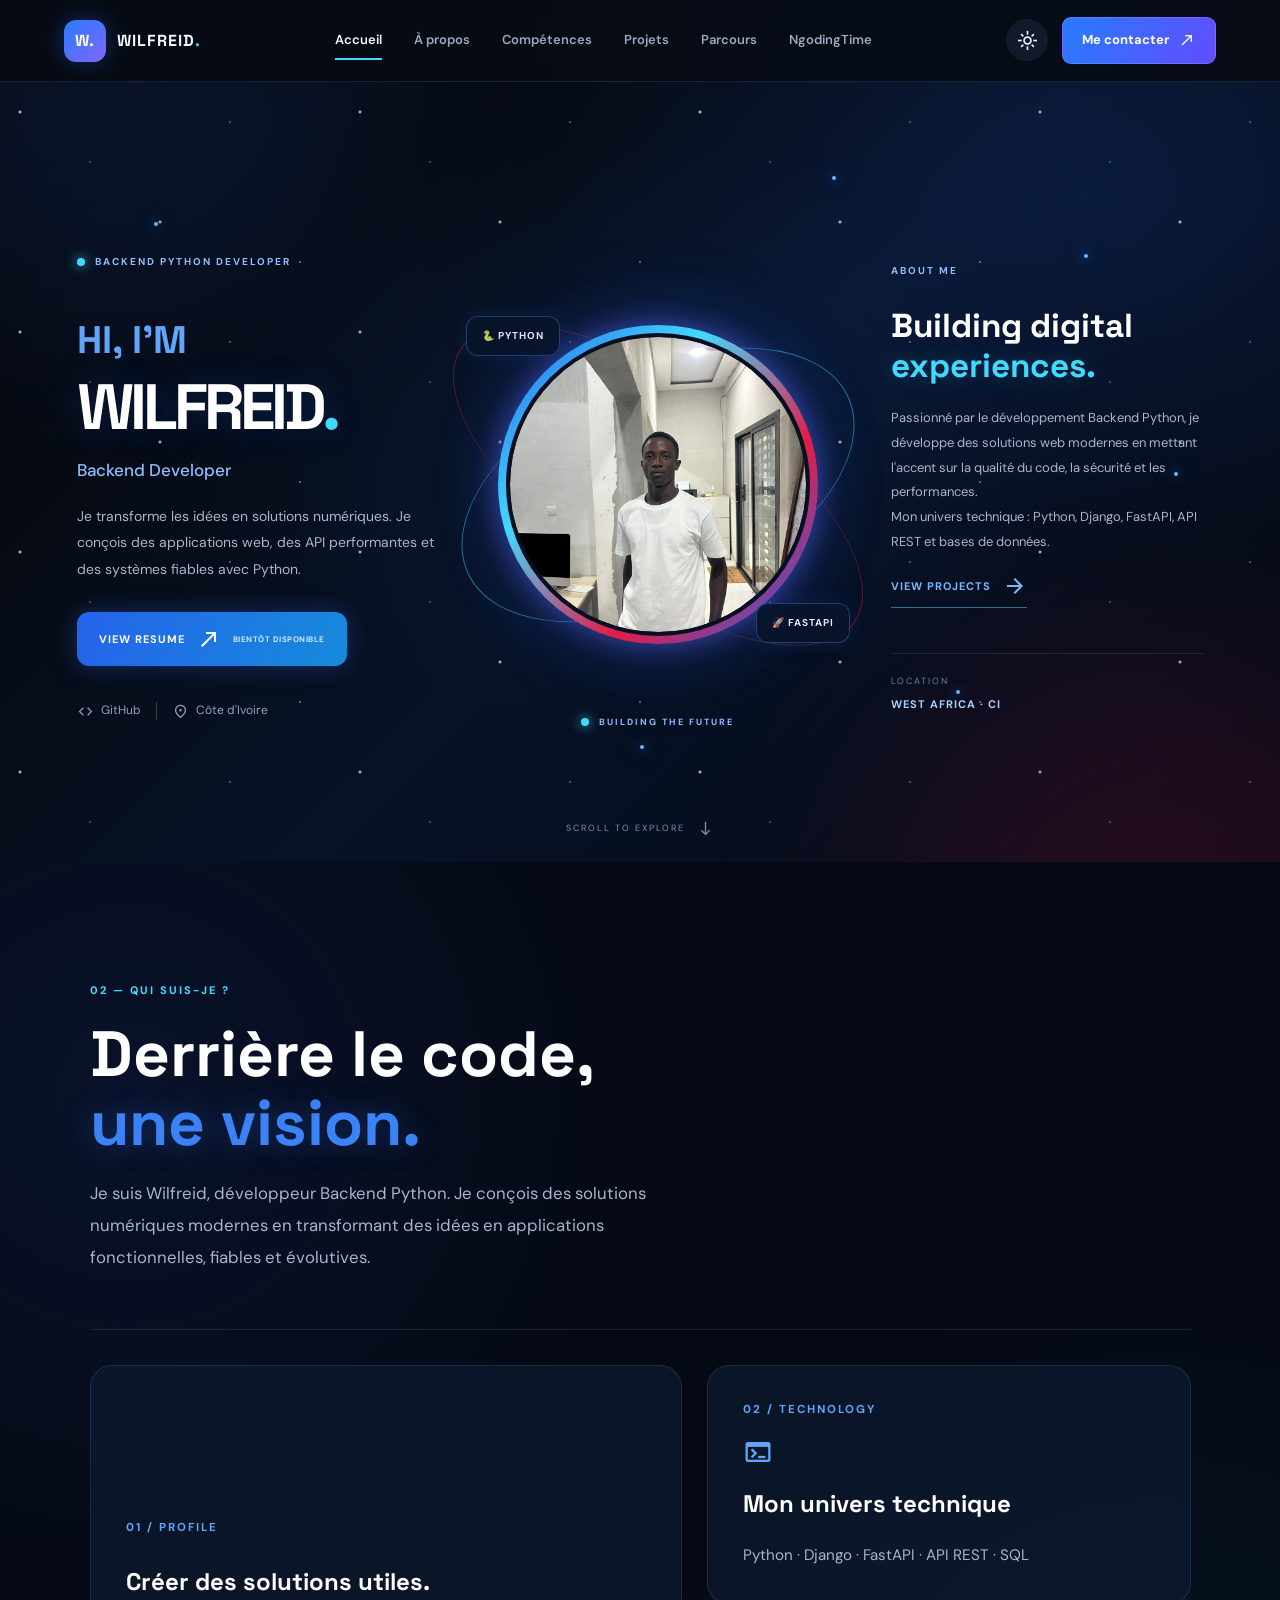
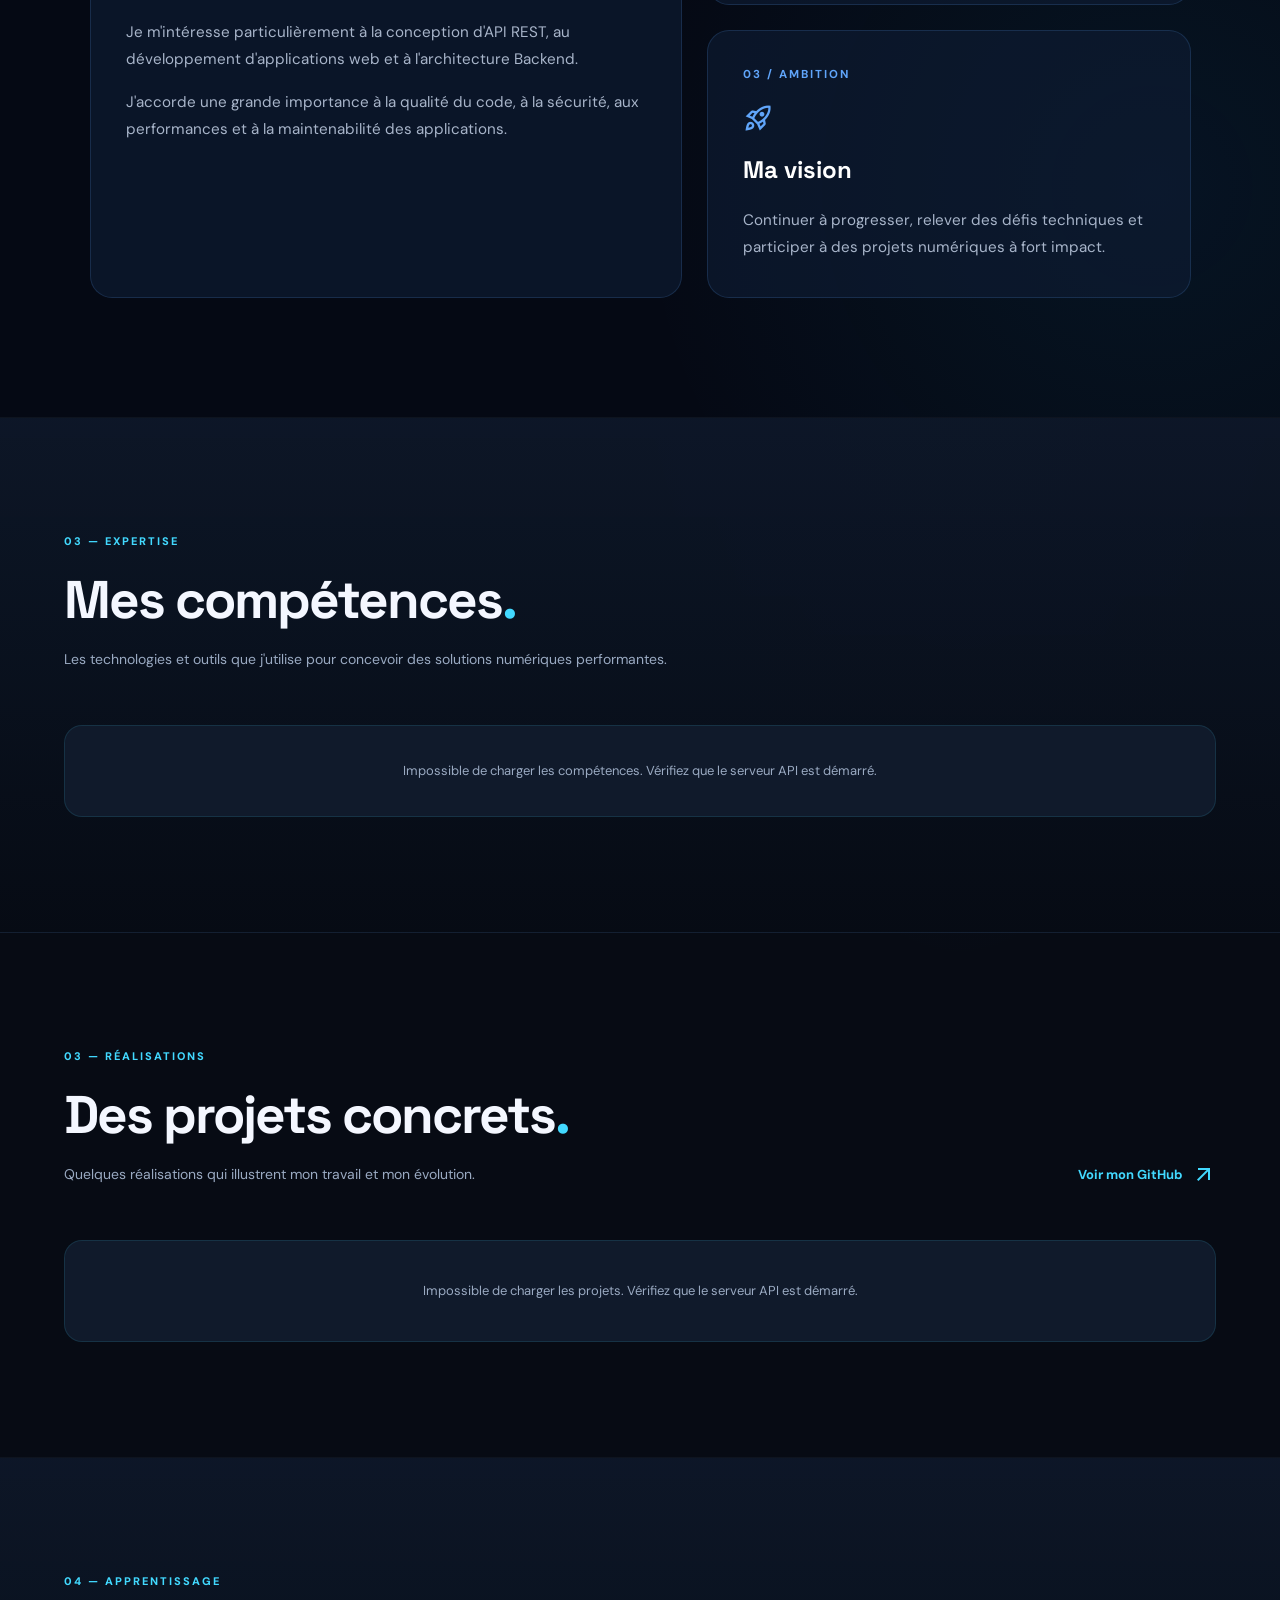
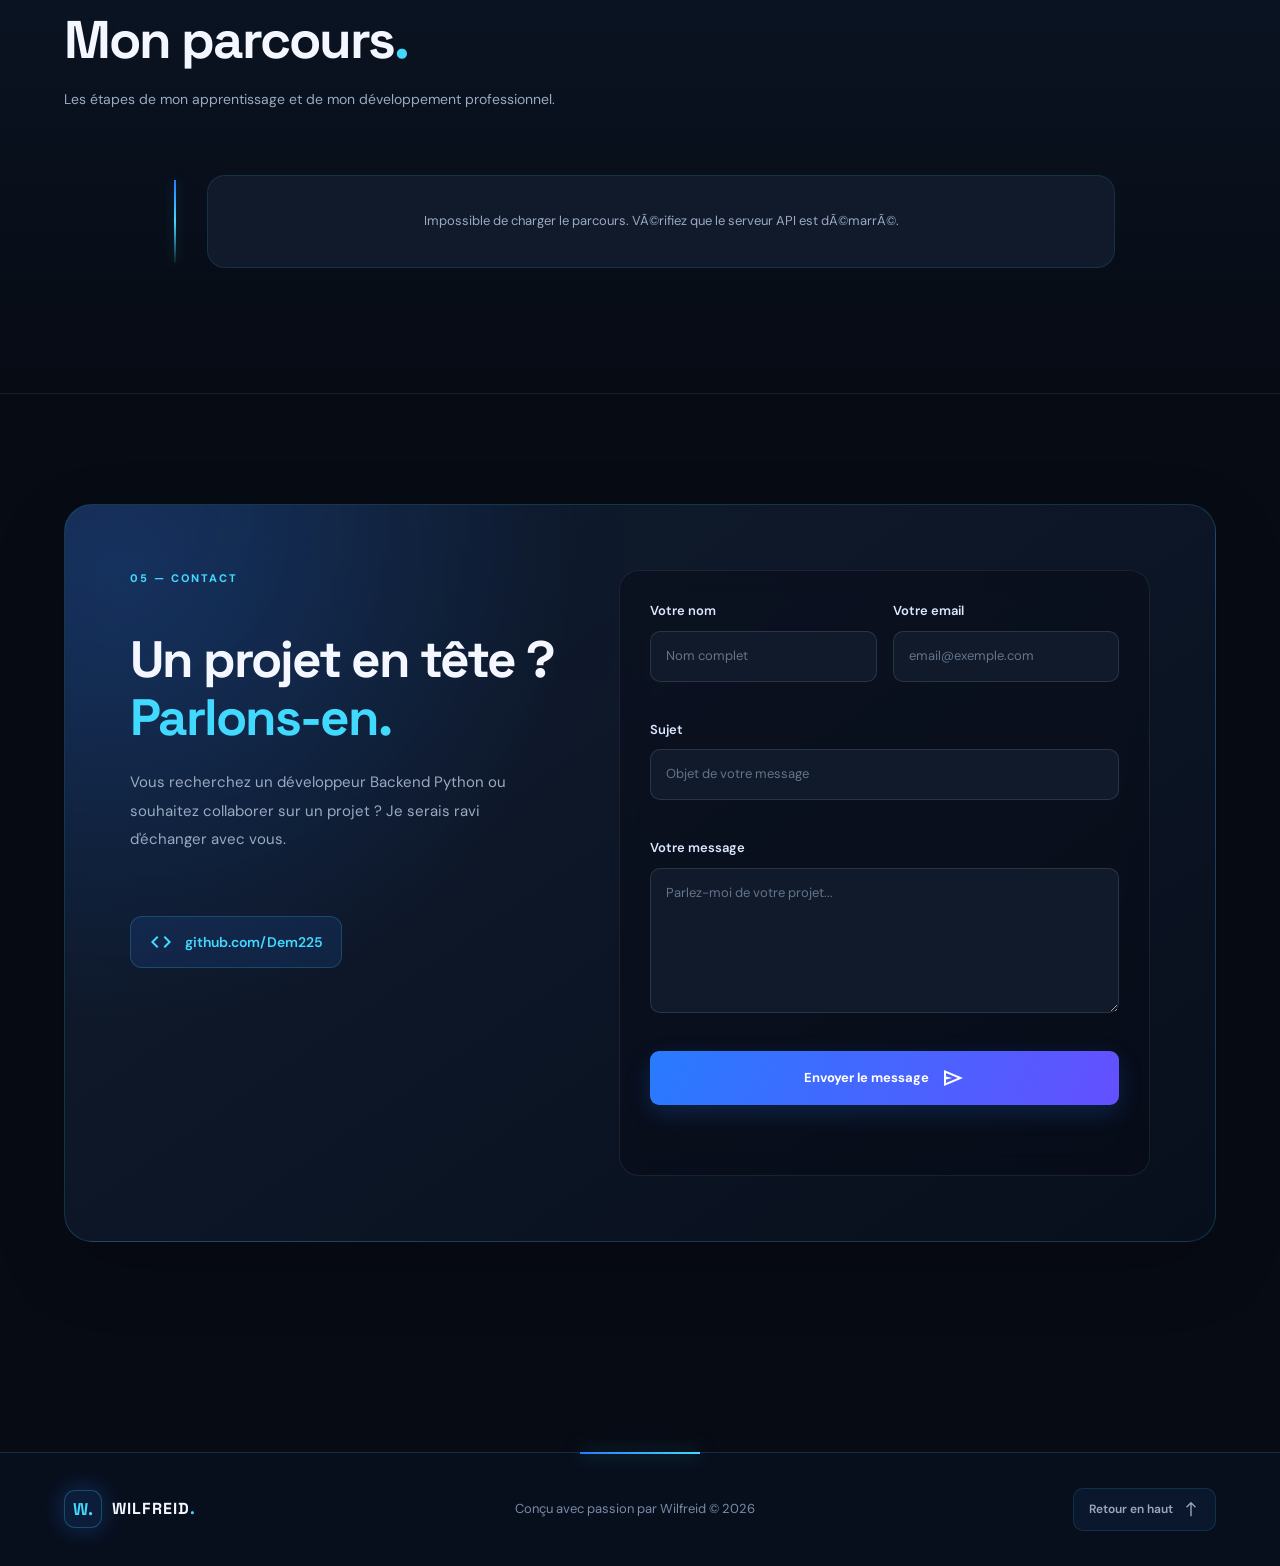
<file: wilfried-portfolio/index.html>
﻿<!DOCTYPE html>
<html lang="fr">

<head>
    <meta charset="UTF-8">
    <meta name="viewport" content="width=device-width, initial-scale=1.0">

    <meta name="description"
        content="Portfolio professionnel de Wilfreid, développeur Backend Python spécialisé en Django, FastAPI et développement d'applications web.">

    <title>Wilfreid | Backend Python Developer</title>

    <link rel="preconnect" href="https://fonts.googleapis.com">
    <link rel="preconnect" href="https://fonts.gstatic.com" crossorigin>
    <link
        href="https://fonts.googleapis.com/css2?family=DM+Sans:wght@400;500;600;700;800&family=Space+Grotesk:wght@400;500;600;700&display=swap"
        rel="stylesheet">

    <link href="https://fonts.googleapis.com/css2?family=Material+Symbols+Outlined" rel="stylesheet">

    <link rel="stylesheet" href="css/portfolio.css">
</head>

<body>

    <!-- Écran de chargement -->
    <div id="preloader">
        <div class="preloader-content">
            <div class="preloader-logo">
                W<span>.</span>WILFREID
            </div>

            <div class="preloader-percentage">
                <span id="loader-percent">0</span>%
            </div>

            <div class="preloader-progress">
                <div id="loader-progress-bar"></div>
            </div>

            <p>Initialisation de l'expérience...</p>
        </div>
    </div>


    <!-- Navigation -->

    <nav class="navbar">
        <a href="#accueil" class="logo">
            <span class="logo-mark">W.</span>
            <span>WILFREID<span class="logo-dot">.</span></span>
        </a>

        <div class="nav-links" id="navLinks">
            <a href="#accueil" class="nav-link active">Accueil</a>
            <a href="#apropos" class="nav-link">À propos</a>
            <a href="#competences" class="nav-link">Compétences</a>
            <a href="#projets" class="nav-link">Projets</a>
            <a href="#formations" class="nav-link">Parcours</a>
            <a href="ngodingtime.html" class="nav-link">NgodingTime</a>
        </div>

        <div class="nav-actions">
            <button class="theme-toggle" id="themeToggle" type="button" aria-label="Activer le thème clair"
                title="Changer de thème">
                <span class="material-symbols-outlined" id="themeIcon">light_mode</span>
            </button>

            <a href="#contact" class="nav-contact">
                Me contacter
                <span class="material-symbols-outlined">north_east</span>
            </a>
        </div>

        <button class="menu-toggle" id="menuToggle" aria-label="Ouvrir le menu">
            <span class="material-symbols-outlined">menu</span>
        </button>
    </nav>


    <main>

        <!-- Hero -->

        <!-- HERO SPATIAL W.WILFREID -->
        <section class="space-hero" id="accueil">

            <!-- Étoiles et particules -->
            <div class="space-background" aria-hidden="true">
                <div class="space-stars"></div>
                <div class="space-particles">
                    <span></span>
                    <span></span>
                    <span></span>
                    <span></span>
                    <span></span>
                    <span></span>
                    <span></span>
                    <span></span>
                </div>
            </div>

            <div class="space-hero-container">

                <!-- COLONNE GAUCHE -->
                <div class="space-intro">

                    <span class="space-eyebrow">
                        <span class="space-status-dot"></span>
                        BACKEND PYTHON DEVELOPER
                    </span>

                    <p class="space-greeting">HI, I'M</p>

                    <h1 class="space-name">
                        WILFREID<span>.</span>
                    </h1>

                    <h2 class="space-role">
                        Backend Developer
                    </h2>

                    <p class="space-description">
                        Je transforme les idées en solutions numériques.
                        Je conçois des applications web, des API performantes
                        et des systèmes fiables avec Python.
                    </p>

                    <div class="space-buttons">

                        <a href="#contact" class="space-button space-button-primary">
                            VIEW RESUME
                            <span class="material-symbols-outlined">north_east</span>
                            <small>BIENTÔT DISPONIBLE</small>
                        </a>

                    </div>

                    <div class="space-socials">
                        <a href="https://github.com/Dem225" target="_blank" rel="noopener noreferrer">
                            <span class="material-symbols-outlined">code</span>
                            GitHub
                        </a>

                        <span class="space-social-divider"></span>

                        <span>
                            <span class="material-symbols-outlined">location_on</span>
                            Côte d'Ivoire
                        </span>
                    </div>

                </div>

                <!-- COLONNE CENTRALE : PORTRAIT -->
                <div class="space-portrait-area">

                    <div class="portrait-orbit portrait-orbit-one"></div>
                    <div class="portrait-orbit portrait-orbit-two"></div>

                    <div class="portrait-glow"></div>

                    <div class="portrait-frame">
                        <div class="portrait-inner">

                            <!-- Photo provisoire à remplacer plus tard -->
                            <img src="images/6023991658040463091_121.jpg"
                                alt="Portrait de Wilfreid, développeur Backend Python" class="wilfreid-portrait">

                        </div>
                    </div>

                    <div class="portrait-tech portrait-python">
                        🐍 PYTHON
                    </div>

                    <div class="portrait-tech portrait-fastapi">
                        🚀 FASTAPI
                    </div>

                    <div class="portrait-caption">
                        <span></span>
                        BUILDING THE FUTURE
                    </div>

                </div>

                <!-- COLONNE DROITE -->
                <div class="space-about">

                    <span class="space-side-label">
                        ABOUT ME
                    </span>

                    <h2>
                        Building digital
                        <span>experiences.</span>
                    </h2>

                    <p>
                        Passionné par le développement Backend Python,
                        je développe des solutions web modernes en mettant
                        l'accent sur la qualité du code, la sécurité et
                        les performances.
                    </p>

                    <p>
                        Mon univers technique : Python, Django, FastAPI,
                        API REST et bases de données.
                    </p>

                    <a href="#projets" class="space-project-link">
                        VIEW PROJECTS
                        <span class="material-symbols-outlined">arrow_forward</span>
                    </a>

                    <div class="space-coordinate">
                        <span>LOCATION</span>
                        <strong>WEST AFRICA · CI</strong>
                    </div>

                </div>

            </div>

            <!-- INDICATEUR DE DÉFILEMENT -->
            <div class="space-scroll">
                <span>SCROLL TO EXPLORE</span>
                <span class="material-symbols-outlined">south</span>
            </div>

        </section>
        <!-- FIN HERO SPATIAL -->


        <!-- SECTION À PROPOS — SPATIAL -->
        <section class="about-section section-spacing" id="apropos">

            <div class="about-container">

                <!-- INTRODUCTION -->
                <div class="about-heading">
                    <span class="section-eyebrow">02 — QUI SUIS-JE ?</span>

                    <h2>
                        Derrière le code,<br>
                        <span>une vision.</span>
                    </h2>

                    <p>
                        Je suis Wilfreid, développeur Backend Python.
                        Je conçois des solutions numériques modernes
                        en transformant des idées en applications
                        fonctionnelles, fiables et évolutives.
                    </p>
                </div>

                <!-- CONTENU -->
                <div class="about-content">

                    <div class="about-main-card">
                        <span class="about-card-number">01 / PROFILE</span>

                        <h3>Créer des solutions utiles.</h3>

                        <p>
                            Je m'intéresse particulièrement à la conception
                            d'API REST, au développement d'applications web
                            et à l'architecture Backend.
                        </p>

                        <p>
                            J'accorde une grande importance à la qualité
                            du code, à la sécurité, aux performances et
                            à la maintenabilité des applications.
                        </p>
                    </div>

                    <div class="about-side-cards">

                        <div class="about-info-card">
                            <span class="about-card-number">02 / TECHNOLOGY</span>
                            <span class="material-symbols-outlined">terminal</span>
                            <h3>Mon univers technique</h3>
                            <p>Python · Django · FastAPI · API REST · SQL</p>
                        </div>

                        <div class="about-info-card">
                            <span class="about-card-number">03 / AMBITION</span>
                            <span class="material-symbols-outlined">rocket_launch</span>
                            <h3>Ma vision</h3>
                            <p>
                                Continuer à progresser, relever des défis
                                techniques et participer à des projets
                                numériques à fort impact.
                            </p>
                        </div>

                    </div>

                </div>

            </div>

        </section>
        <!-- FIN SECTION À PROPOS -->


        <!-- SECTION COMPÉTENCES -->
        <section class="skills-section section-spacing" id="competences">

            <div class="section-container">

                <div class="section-heading">
                    <span class="section-eyebrow">03 — EXPERTISE</span>
                    <h2>Mes compétences<span class="blue-dot">.</span></h2>
                    <p>
                        Les technologies et outils que j'utilise pour concevoir
                        des solutions numériques performantes.
                    </p>
                </div>

                <div id="skills-container" class="skills-grid">
                    <div class="loading-state">
                        Chargement des compétences...
                    </div>
                </div>

            </div>

        </section>
        <!-- FIN SECTION COMPÉTENCES -->


        <!-- Projets -->
        <section class="projects section-container section-spacing" id="projets">

            <div class="section-heading projects-heading">
                <div>
                    <span class="section-eyebrow">03 — RÉALISATIONS</span>
                    <h2>Des projets concrets<span class="blue-dot">.</span></h2>
                    <p>Quelques réalisations qui illustrent mon travail et mon évolution.</p>
                </div>

                <a href="https://github.com/Dem225" target="_blank" rel="noopener noreferrer" class="text-link">
                    Voir mon GitHub
                    <span class="material-symbols-outlined">arrow_outward</span>
                </a>
            </div>

            <div id="projects-container" class="projects-grid">
                <div class="loading-state">Chargement des projets...</div>
            </div>

        </section>

        <!-- Parcours -->
        <section class="formations-section section-spacing" id="formations">
            <div class="section-container">

                <div class="section-heading">
                    <span class="section-eyebrow">04 — APPRENTISSAGE</span>
                    <h2>Mon parcours<span class="blue-dot">.</span></h2>
                    <p>Les étapes de mon apprentissage et de mon développement professionnel.</p>
                </div>

                <div id="formations-container" class="timeline">
                    <div class="loading-state">Chargement du parcours...</div>
                </div>

            </div>
        </section>

        <!-- Contact -->
        <section class="contact section-container section-spacing" id="contact">

            <div class="contact-panel">

                <div class="contact-content">
                    <span class="section-eyebrow">05 — CONTACT</span>

                    <h2>
                        Un projet en tête ?<br>
                        <span>Parlons-en.</span>
                    </h2>

                    <p>
                        Vous recherchez un développeur Backend Python
                        ou souhaitez collaborer sur un projet ?
                        Je serais ravi d'échanger avec vous.
                    </p>

                    <a href="https://github.com/Dem225" target="_blank" rel="noopener noreferrer"
                        class="contact-github">
                        <span class="material-symbols-outlined">code</span>
                        github.com/Dem225
                    </a>
                </div>

                <form id="contact-form" class="contact-form">

                    <div class="form-row">
                        <div class="form-group">
                            <label for="contact-name">Votre nom</label>
                            <input type="text" id="contact-name" name="name" placeholder="Nom complet" required>
                        </div>

                        <div class="form-group">
                            <label for="contact-email">Votre email</label>
                            <input type="email" id="contact-email" name="email" placeholder="email@exemple.com"
                                required>
                        </div>
                    </div>

                    <div class="form-group">
                        <label for="contact-subject">Sujet</label>
                        <input type="text" id="contact-subject" name="subject" placeholder="Objet de votre message"
                            required>
                    </div>

                    <div class="form-group">
                        <label for="contact-message">Votre message</label>
                        <textarea id="contact-message" name="message" rows="5"
                            placeholder="Parlez-moi de votre projet..." required></textarea>
                    </div>

                    <button type="submit" class="button button-primary submit-button">
                        Envoyer le message
                        <span class="material-symbols-outlined">send</span>
                    </button>

                    <p id="contact-status" class="contact-status"></p>

                </form>
            </div>
        </section>

    </main>

    <!-- Footer -->
    <footer class="footer">
        <div class="section-container footer-content">
            <a href="#accueil" class="logo">
                <span class="logo-mark">W.</span>
                <span>WILFREID<span class="logo-dot">.</span></span>
            </a>

            <p>Conçu avec passion par Wilfreid © 2026</p>

            <a href="#accueil" class="back-top">
                Retour en haut
                <span class="material-symbols-outlined">north</span>
            </a>
        </div>
    </footer>

    <script src="js/skill-icons.js"></script>
    <script src="js/portfolio.js"></script>
</body>

</html>
</file>
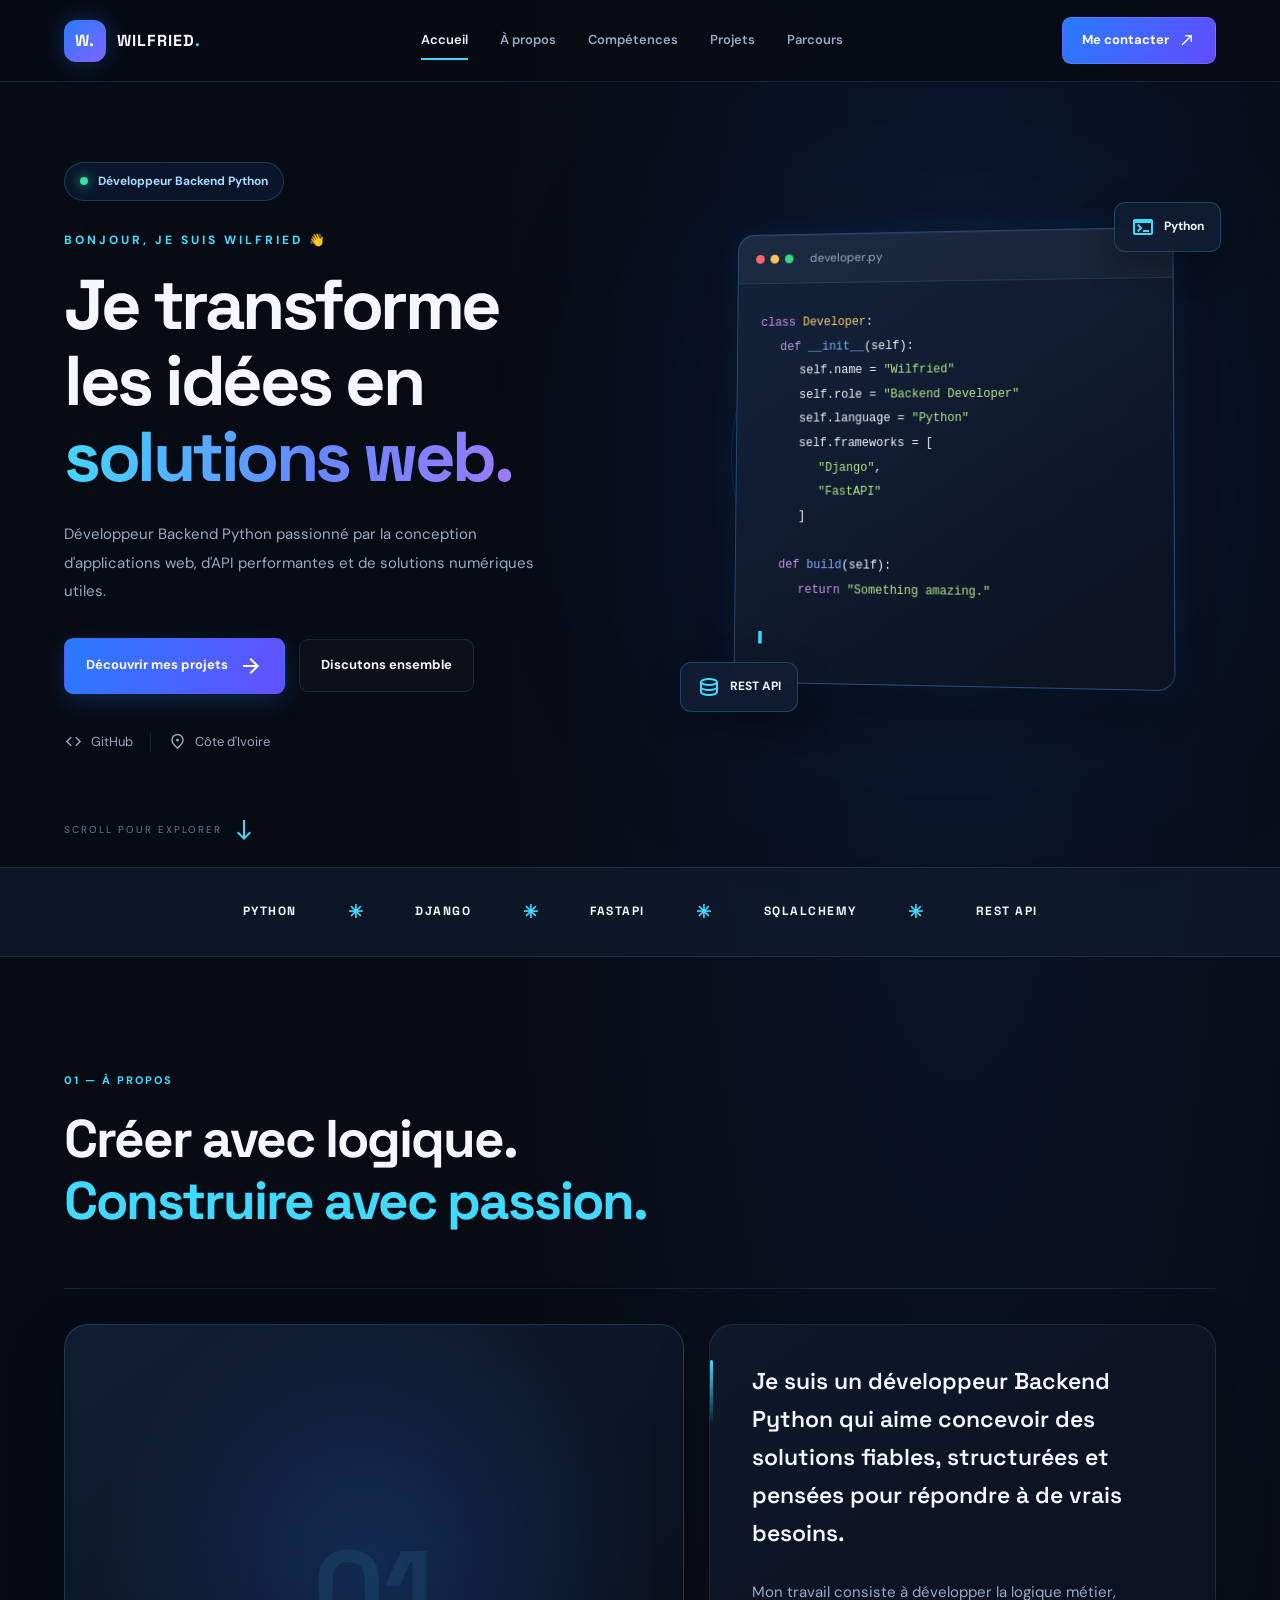
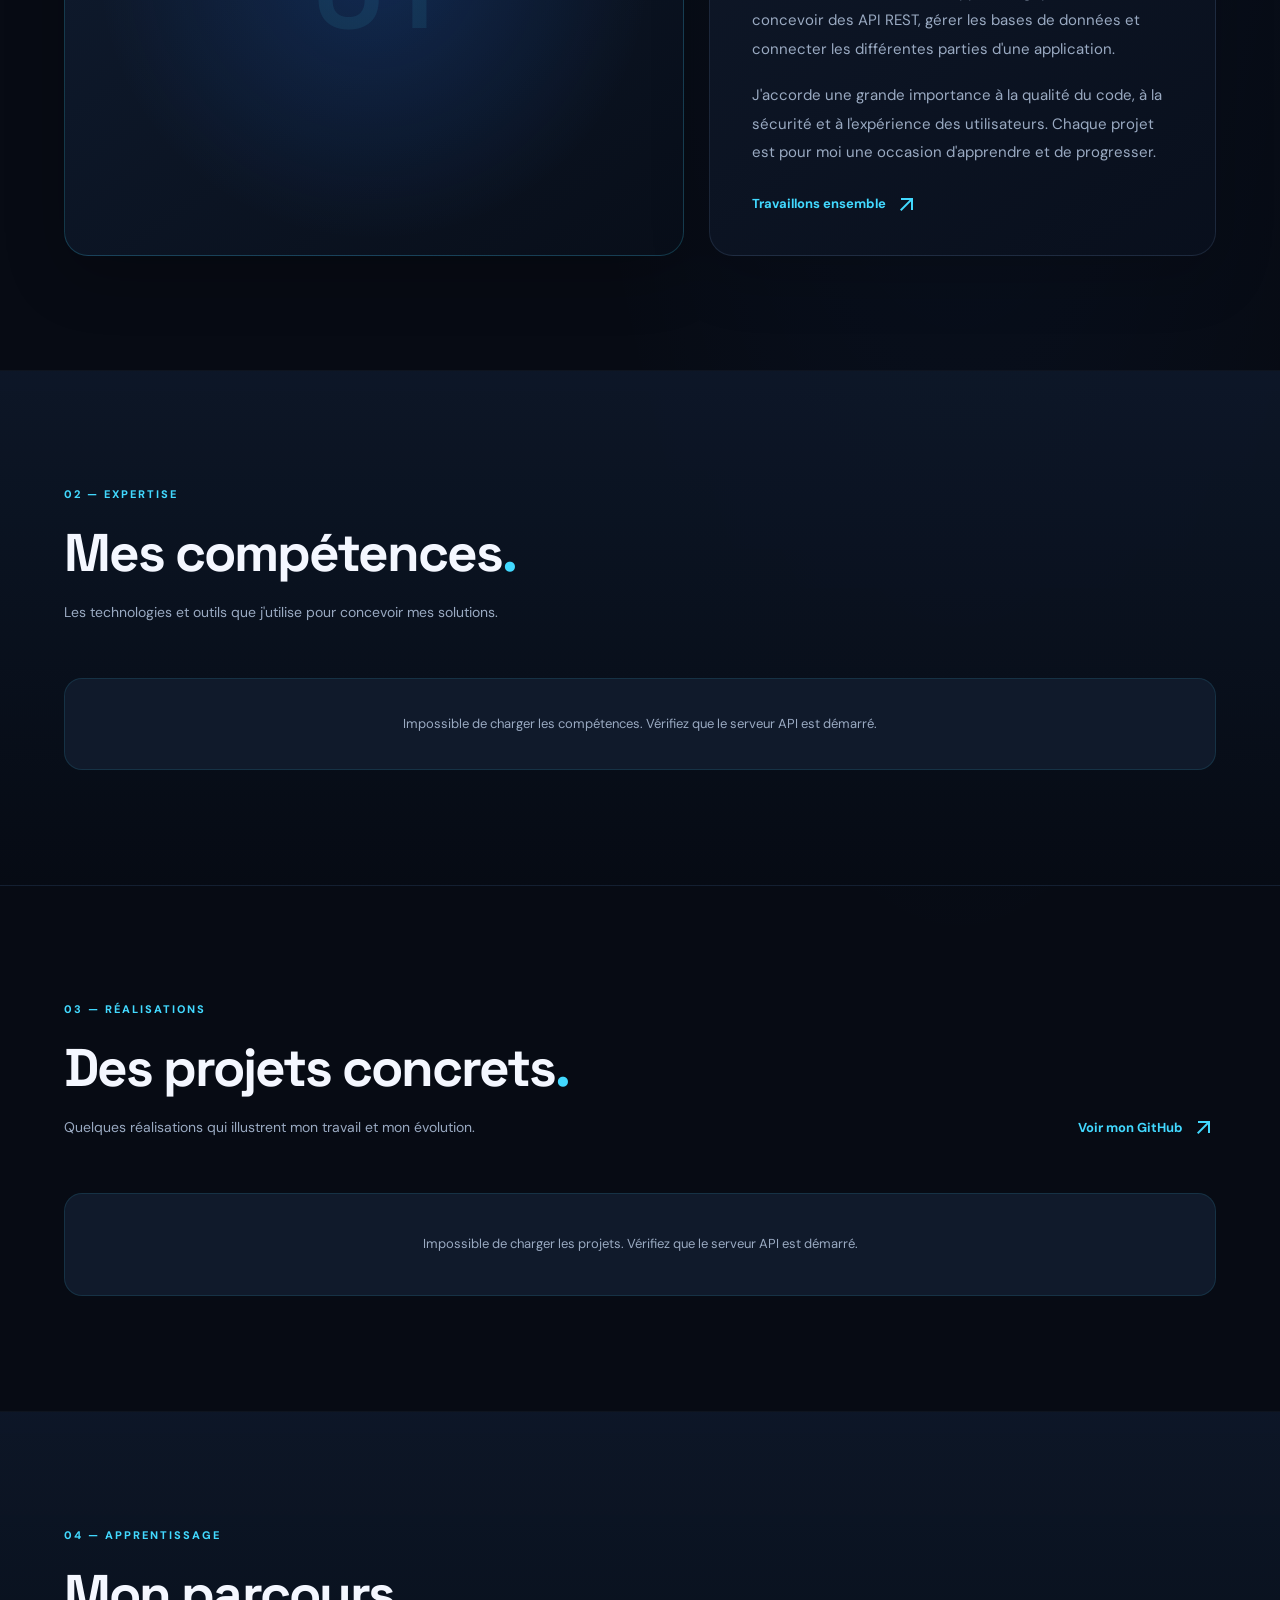
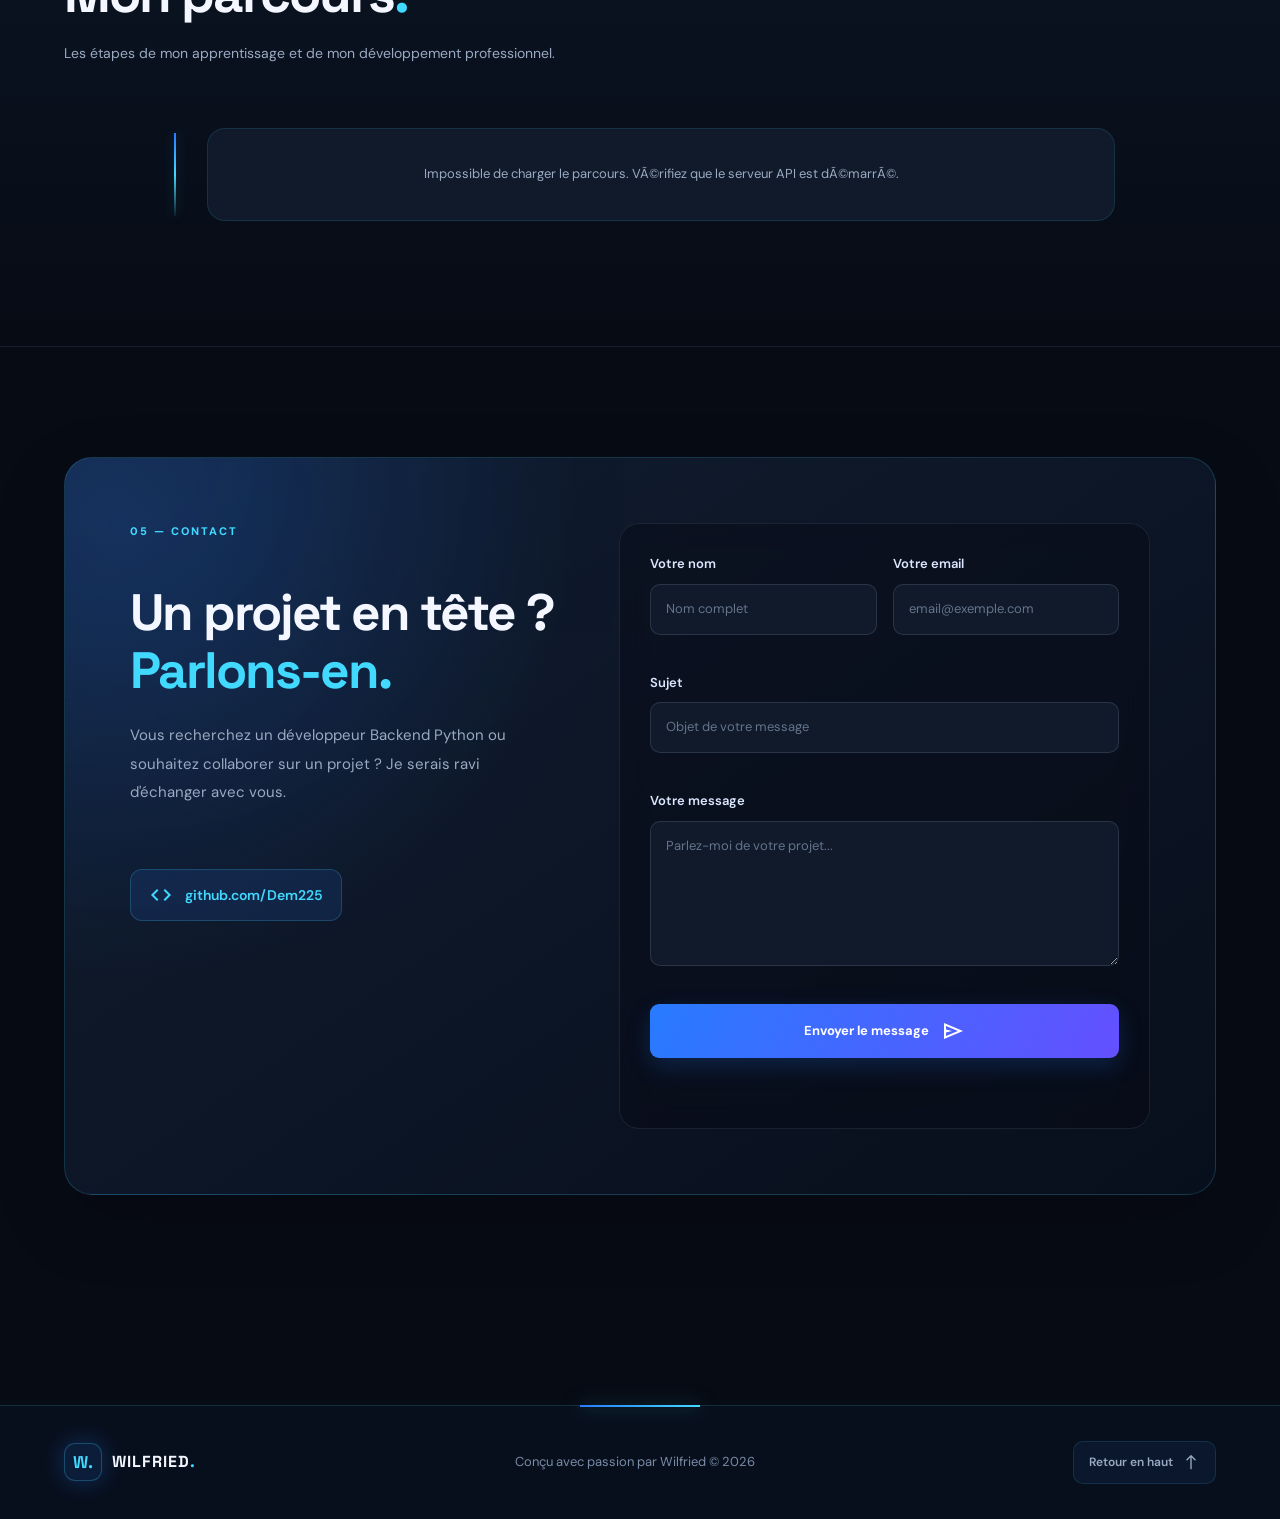
<file: wilfried-portfolio/index-backup.html>
<!DOCTYPE html>
<html lang="fr">
<head>
    <meta charset="UTF-8">
    <meta name="viewport" content="width=device-width, initial-scale=1.0">

    <meta name="description" content="Portfolio professionnel de Wilfried, développeur Backend Python spécialisé en Django, FastAPI et développement d'applications web.">

    <title>Wilfried | Backend Python Developer</title>

    <link rel="preconnect" href="https://fonts.googleapis.com">
    <link rel="preconnect" href="https://fonts.gstatic.com" crossorigin>
    <link href="https://fonts.googleapis.com/css2?family=DM+Sans:wght@400;500;600;700;800&family=Space+Grotesk:wght@400;500;600;700&display=swap" rel="stylesheet">

    <link href="https://fonts.googleapis.com/css2?family=Material+Symbols+Outlined" rel="stylesheet">

    <link rel="stylesheet" href="css/portfolio.css">
</head>

<body>

    <!-- Navigation -->
    <nav class="navbar">
        <a href="#accueil" class="logo">
            <span class="logo-mark">W.</span>
            <span>WILFRIED<span class="logo-dot">.</span></span>
        </a>

        <div class="nav-links" id="navLinks">
            <a href="#accueil" class="nav-link active">Accueil</a>
            <a href="#apropos" class="nav-link">À propos</a>
            <a href="#competences" class="nav-link">Compétences</a>
            <a href="#projets" class="nav-link">Projets</a>
            <a href="#formations" class="nav-link">Parcours</a>
        </div>

        <a href="#contact" class="nav-contact">
            Me contacter
            <span class="material-symbols-outlined">north_east</span>
        </a>

        <button class="menu-toggle" id="menuToggle" aria-label="Ouvrir le menu">
            <span class="material-symbols-outlined">menu</span>
        </button>
    </nav>

    <main>

        <!-- Hero -->
        <section class="hero section-container" id="accueil">

            <div class="hero-content">
                <div class="availability">
                    <span class="availability-dot"></span>
                    Développeur Backend Python
                </div>

                <p class="hero-intro">BONJOUR, JE SUIS WILFRIED 👋</p>

                <h1>
                    Je transforme<br>
                    les idées en<br>
                    <span class="gradient-text">solutions web.</span>
                </h1>

                <p class="hero-description">
                    Développeur Backend Python passionné par la conception
                    d'applications web, d'API performantes et de solutions
                    numériques utiles.
                </p>

                <div class="hero-actions">
                    <a href="#projets" class="button button-primary">
                        Découvrir mes projets
                        <span class="material-symbols-outlined">arrow_forward</span>
                    </a>

                    <a href="#contact" class="button button-secondary">
                        Discutons ensemble
                    </a>
                </div>

                <div class="hero-socials">
                    <a href="https://github.com/Dem225" target="_blank" rel="noopener noreferrer">
                        <span class="material-symbols-outlined">code</span>
                        GitHub
                    </a>
                    <span class="social-separator"></span>
                    <span class="hero-location">
                        <span class="material-symbols-outlined">location_on</span>
                        Côte d'Ivoire
                    </span>
                </div>
            </div>

            <div class="hero-visual">
                <div class="visual-grid"></div>

                <div class="hero-card">
                    <div class="card-top">
                        <div class="window-dots">
                            <span></span><span></span><span></span>
                        </div>
                        <span>developer.py</span>
                    </div>

                    <div class="code-content">
                        <p><span class="code-purple">class</span> <span class="code-yellow">Developer</span>:</p>
                        <p class="indent"><span class="code-purple">def</span> <span class="code-blue">__init__</span>(self):</p>
                        <p class="indent-2">self.name = <span class="code-green">"Wilfried"</span></p>
                        <p class="indent-2">self.role = <span class="code-green">"Backend Developer"</span></p>
                        <p class="indent-2">self.language = <span class="code-green">"Python"</span></p>
                        <p class="indent-2">self.frameworks = [</p>
                        <p class="indent-3"><span class="code-green">"Django"</span>,</p>
                        <p class="indent-3"><span class="code-green">"FastAPI"</span></p>
                        <p class="indent-2">]</p>
                        <br>
                        <p class="indent"><span class="code-purple">def</span> <span class="code-blue">build</span>(self):</p>
                        <p class="indent-2"><span class="code-purple">return</span> <span class="code-green">"Something amazing."</span></p>
                        <br>
                        <p class="terminal-cursor">▌</p>
                    </div>
                </div>

                <div class="floating-tag tag-python">
                    <span class="material-symbols-outlined">terminal</span>
                    Python
                </div>

                <div class="floating-tag tag-api">
                    <span class="material-symbols-outlined">database</span>
                    REST API
                </div>

                <div class="hero-orbit"></div>
            </div>

            <div class="hero-bottom">
                <span>SCROLL POUR EXPLORER</span>
                <span class="material-symbols-outlined">south</span>
            </div>
        </section>

        <!-- Bandeau -->
        <div class="tech-strip">
            <div>PYTHON</div>
            <span>✳</span>
            <div>DJANGO</div>
            <span>✳</span>
            <div>FASTAPI</div>
            <span>✳</span>
            <div>SQLALCHEMY</div>
            <span>✳</span>
            <div>REST API</div>
        </div>

        <!-- À propos -->
        <section class="about section-container section-spacing" id="apropos">

            <div class="section-heading">
                <span class="section-eyebrow">01 — À PROPOS</span>
                <h2>Créer avec logique.<br><span>Construire avec passion.</span></h2>
            </div>

            <div class="about-content">
                <div class="about-number">01</div>

                <div class="about-text">
                    <p class="about-lead">
                        Je suis un développeur Backend Python qui aime
                        concevoir des solutions fiables, structurées et
                        pensées pour répondre à de vrais besoins.
                    </p>

                    <p>
                        Mon travail consiste à développer la logique métier,
                        concevoir des API REST, gérer les bases de données
                        et connecter les différentes parties d'une application.
                    </p>

                    <p>
                        J'accorde une grande importance à la qualité du code,
                        à la sécurité et à l'expérience des utilisateurs.
                        Chaque projet est pour moi une occasion d'apprendre
                        et de progresser.
                    </p>

                    <a href="#contact" class="text-link">
                        Travaillons ensemble
                        <span class="material-symbols-outlined">arrow_outward</span>
                    </a>
                </div>
            </div>
        </section>

        <!-- Compétences -->
        <section class="skills-section section-spacing" id="competences">
            <div class="section-container">

                <div class="section-heading">
                    <span class="section-eyebrow">02 — EXPERTISE</span>
                    <h2>Mes compétences<span class="blue-dot">.</span></h2>
                    <p>Les technologies et outils que j'utilise pour concevoir mes solutions.</p>
                </div>

                <div id="skills-container" class="skills-grid">
                    <div class="loading-state">Chargement des compétences...</div>
                </div>

            </div>
        </section>

        <!-- Projets -->
        <section class="projects section-container section-spacing" id="projets">

            <div class="section-heading projects-heading">
                <div>
                    <span class="section-eyebrow">03 — RÉALISATIONS</span>
                    <h2>Des projets concrets<span class="blue-dot">.</span></h2>
                    <p>Quelques réalisations qui illustrent mon travail et mon évolution.</p>
                </div>

                <a href="https://github.com/Dem225" target="_blank" rel="noopener noreferrer" class="text-link">
                    Voir mon GitHub
                    <span class="material-symbols-outlined">arrow_outward</span>
                </a>
            </div>

            <div id="projects-container" class="projects-grid">
                <div class="loading-state">Chargement des projets...</div>
            </div>

        </section>

        <!-- Parcours -->
        <section class="formations-section section-spacing" id="formations">
            <div class="section-container">

                <div class="section-heading">
                    <span class="section-eyebrow">04 — APPRENTISSAGE</span>
                    <h2>Mon parcours<span class="blue-dot">.</span></h2>
                    <p>Les étapes de mon apprentissage et de mon développement professionnel.</p>
                </div>

                <div id="formations-container" class="timeline">
                    <div class="loading-state">Chargement du parcours...</div>
                </div>

            </div>
        </section>

        <!-- Contact -->
        <section class="contact section-container section-spacing" id="contact">

            <div class="contact-panel">

                <div class="contact-content">
                    <span class="section-eyebrow">05 — CONTACT</span>

                    <h2>
                        Un projet en tête ?<br>
                        <span>Parlons-en.</span>
                    </h2>

                    <p>
                        Vous recherchez un développeur Backend Python
                        ou souhaitez collaborer sur un projet ?
                        Je serais ravi d'échanger avec vous.
                    </p>

                    <a href="https://github.com/Dem225" target="_blank" rel="noopener noreferrer" class="contact-github">
                        <span class="material-symbols-outlined">code</span>
                        github.com/Dem225
                    </a>
                </div>

                <form id="contact-form" class="contact-form">

                    <div class="form-row">
                        <div class="form-group">
                            <label for="contact-name">Votre nom</label>
                            <input type="text" id="contact-name" name="name" placeholder="Nom complet" required>
                        </div>

                        <div class="form-group">
                            <label for="contact-email">Votre email</label>
                            <input type="email" id="contact-email" name="email" placeholder="email@exemple.com" required>
                        </div>
                    </div>

                    <div class="form-group">
                        <label for="contact-subject">Sujet</label>
                        <input type="text" id="contact-subject" name="subject" placeholder="Objet de votre message" required>
                    </div>

                    <div class="form-group">
                        <label for="contact-message">Votre message</label>
                        <textarea id="contact-message" name="message" rows="5" placeholder="Parlez-moi de votre projet..." required></textarea>
                    </div>

                    <button type="submit" class="button button-primary submit-button">
                        Envoyer le message
                        <span class="material-symbols-outlined">send</span>
                    </button>

                    <p id="contact-status" class="contact-status"></p>

                </form>
            </div>
        </section>

    </main>

    <!-- Footer -->
    <footer class="footer">
        <div class="section-container footer-content">
            <a href="#accueil" class="logo">
                <span class="logo-mark">W.</span>
                <span>WILFRIED<span class="logo-dot">.</span></span>
            </a>

            <p>Conçu avec passion par Wilfried © 2026</p>

            <a href="#accueil" class="back-top">
                Retour en haut
                <span class="material-symbols-outlined">north</span>
            </a>
        </div>
    </footer>

 <script src="js/skill-icons.js"></script>
<script src="js/portfolio.js"></script>
</body>
</html>
</file>
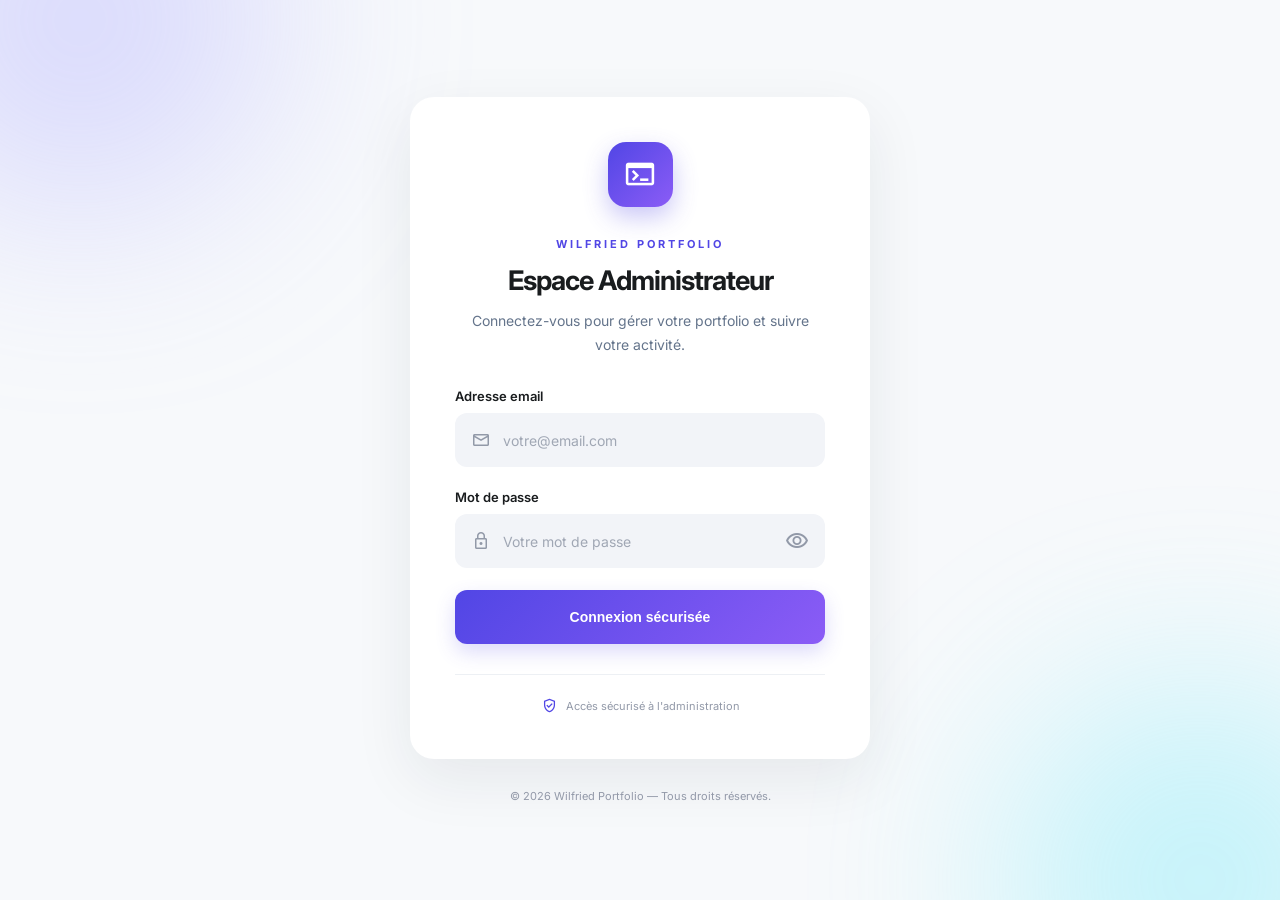
<file: wilfried-portfolio/login.html>
<!DOCTYPE html>
<html lang="fr">

<head>
    <meta charset="UTF-8">
    <meta name="viewport" content="width=device-width, initial-scale=1.0">

    <title>Connexion Administrateur | Wilfried Portfolio</title>

    <link rel="preconnect" href="https://fonts.googleapis.com">
    <link rel="preconnect" href="https://fonts.gstatic.com" crossorigin>

    <link href="https://fonts.googleapis.com/css2?family=Inter:wght@400;500;600;700;800&display=swap" rel="stylesheet">

    <link href="https://fonts.googleapis.com/css2?family=Material+Symbols+Outlined" rel="stylesheet">

    <link rel="stylesheet" href="css/login.css">
</head>

<body>

    <main class="login-page">

        <div class="glow glow-left"></div>
        <div class="glow glow-right"></div>

        <section class="login-card">

            <div class="logo">
                <span class="material-symbols-outlined">terminal</span>
            </div>

            <div class="login-header">

                <span class="eyebrow">WILFRIED PORTFOLIO</span>

                <h1>Espace Administrateur</h1>

                <p>
                    Connectez-vous pour gérer votre portfolio
                    et suivre votre activité.
                </p>

            </div>

            <div class="error-alert" id="error-alert">
                <span class="material-symbols-outlined">error</span>
                <span id="error-message"></span>
            </div>

            <form id="login-form">

                <div class="form-group">

                    <label for="email">Adresse email</label>

                    <div class="input-container">

                        <span class="material-symbols-outlined">
                            mail
                        </span>

                        <input
                            type="email"
                            id="email"
                            placeholder="votre@email.com"
                            autocomplete="username"
                            required
                        >

                    </div>

                </div>

                <div class="form-group">

                    <label for="password">Mot de passe</label>

                    <div class="input-container">

                        <span class="material-symbols-outlined">
                            lock
                        </span>

                        <input
                            type="password"
                            id="password"
                            placeholder="Votre mot de passe"
                            autocomplete="current-password"
                            required
                        >

                        <button
                            type="button"
                            class="toggle-password"
                            id="toggle-password"
                            aria-label="Afficher le mot de passe"
                        >
                            <span class="material-symbols-outlined" id="eye-icon">
                                visibility
                            </span>
                        </button>

                    </div>

                </div>

                <button type="submit" id="submit-btn">

                    <span id="btn-text">
                        Connexion sécurisée
                    </span>

                    <span
                        class="material-symbols-outlined loader"
                        id="btn-loader"
                    >
                        progress_activity
                    </span>

                </button>

            </form>

            <div class="security-note">

                <span class="material-symbols-outlined">
                    verified_user
                </span>

                <span>Accès sécurisé à l'administration</span>

            </div>

        </section>

        <footer>
            © 2026 Wilfried Portfolio — Tous droits réservés.
        </footer>

    </main>

    <script src="js/login.js"></script>

</body>
</html>
</file>
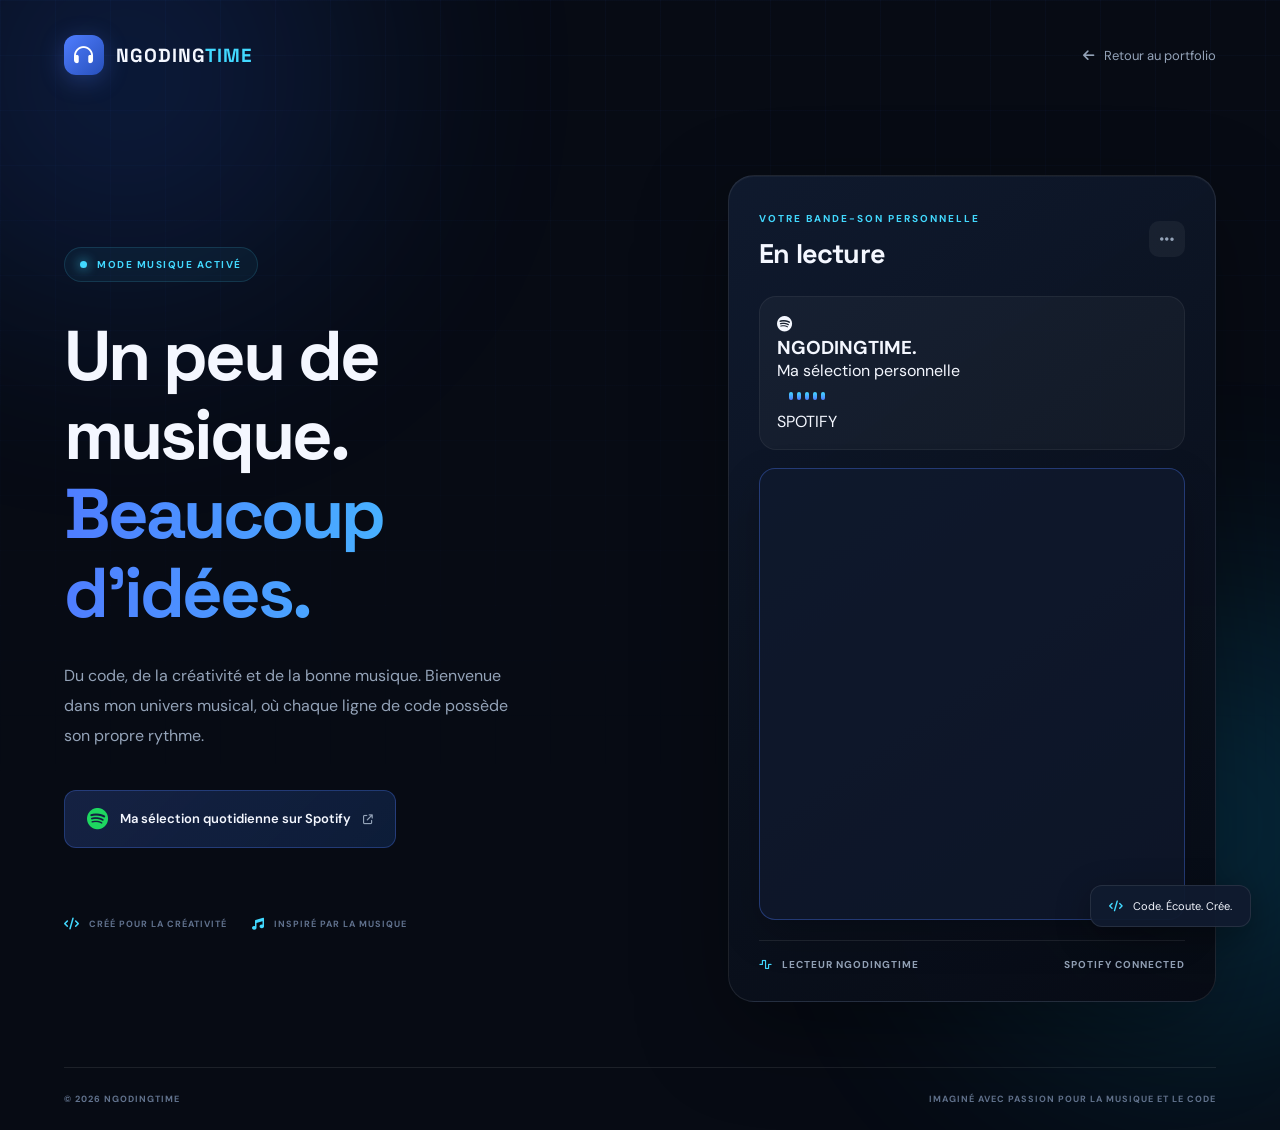
<file: wilfried-portfolio/ngodingtime.html>
<!DOCTYPE html>
<html lang="fr">
<head>
    <meta charset="UTF-8">
    <meta name="viewport" content="width=device-width, initial-scale=1.0">

    <meta name="theme-color" content="#070B14">
    <meta name="description" content="NgodingTime — Un peu de musique. Beaucoup d'idées.">

    <title>NgodingTime — Musique & Code</title>

    <link rel="preconnect" href="https://fonts.googleapis.com">
    <link rel="preconnect" href="https://fonts.gstatic.com" crossorigin>

    <link href="https://fonts.googleapis.com/css2?family=DM+Sans:wght@400;500;600;700&family=Space+Grotesk:wght@400;500;600;700&display=swap" rel="stylesheet">

    <link rel="stylesheet" href="https://cdnjs.cloudflare.com/ajax/libs/font-awesome/6.5.2/css/all.min.css">

    <link rel="stylesheet" href="css/ngodingtime.css">
</head>

<body>

    <div class="background-glow glow-one"></div>
    <div class="background-glow glow-two"></div>
    <div class="background-grid"></div>

    <main class="ngodingtime-container">

        <header class="topbar">

            <a href="index.html" class="brand">
                <span class="brand-icon">
                    <i class="fa-solid fa-headphones"></i>
                </span>

                <span>NGODING<span class="brand-highlight">TIME</span></span>
            </a>

            <a href="index.html" class="back-link">
                <i class="fa-solid fa-arrow-left"></i>
                <span>Retour au portfolio</span>
            </a>

        </header>

        <section class="hero">

            <div class="hero-content">

                <div class="status-label">
                    <span class="status-dot"></span>
                    MODE MUSIQUE ACTIVÉ
                </div>

                <h1>
                    Un peu de musique.
                    <span>Beaucoup d'idées.</span>
                </h1>

                <p class="hero-description">
                    Du code, de la créativité et de la bonne musique.
                    Bienvenue dans mon univers musical, où chaque ligne
                    de code possède son propre rythme.
                </p>

                <div class="hero-actions">

                    <a href="https://open.spotify.com/playlist/6k5JZvcL5SHAHToFpY6umE" class="spotify-button" id="spotify-link" target="_blank" rel="noopener noreferrer">
                        <i class="fa-brands fa-spotify"></i>
                        Ma sélection quotidienne sur Spotify
                        <i class="fa-solid fa-arrow-up-right-from-square external-icon"></i>
                    </a>

                </div>

                <div class="hero-footer">
                    <span><i class="fa-solid fa-code"></i> CRÉÉ POUR LA CRÉATIVITÉ</span>
                    <span><i class="fa-solid fa-music"></i> INSPIRÉ PAR LA MUSIQUE</span>
                </div>

            </div>

            <div class="player-wrapper">

               
<div class="player-card">

    <div class="player-header">
        <div>
            <span class="player-eyebrow">VOTRE BANDE-SON PERSONNELLE</span>
            <h2>En lecture</h2>
        </div>

        <span class="player-menu">
            <i class="fa-solid fa-ellipsis"></i>
        </span>
    </div>

    <div class="spotify-player-intro">
        <div class="spotify-icon">
            <i class="fa-brands fa-spotify"></i>
        </div>

        <div class="spotify-intro-info">
            <h3>NGODINGTIME.</h3>
            <p>Ma sélection personnelle</p>
        </div>

        <div class="music-equalizer" aria-label="Ambiance musicale">
            <span></span>
            <span></span>
            <span></span>
            <span></span>
            <span></span>
        </div>

        <span class="spotify-live">
            <span></span>
            SPOTIFY
        </span>
    </div>

    <div class="spotify-embed">
        <iframe
            src="https://open.spotify.com/embed/playlist/6k5JZvcL5SHAHToFpY6umE?utm_source=generator&theme=0"
            width="100%"
            height="450"
            frameborder="0"
            allow="autoplay; clipboard-write; encrypted-media; fullscreen; picture-in-picture"
            loading="lazy">
        </iframe>
    </div>

    <div class="player-bottom">
        <span>
            <i class="fa-solid fa-wave-square"></i>
            LECTEUR NGODINGTIME
        </span>

        <span>SPOTIFY CONNECTED</span>
    </div>

</div>

<div class="floating-badge">
    <i class="fa-solid fa-code"></i>
    <span>Code. Écoute. Crée.</span>
</div>


        </section>

        <footer class="page-footer">
            <span>© 2026 NGODINGTIME</span>
            <span>IMAGINÉ AVEC PASSION POUR LA MUSIQUE ET LE CODE</span>
        </footer>

    </main>

    <script src="js/ngodingtime.js"></script>

</body>
</html>
</file>
<file: wilfried-portfolio/css/portfolio.css>
/* =========================================================
    PORTFOLIO WILFREID — ELITE DARK EDITION
    Design : Dark / Electric Blue / Cyan
    ========================================================= */

    @import url('https://fonts.googleapis.com/css2?family=DM+Sans:wght@400;500;600;700;800&family=Space+Grotesk:wght@400;500;600;700&display=swap');

    :root {
        --primary: #287bff;
        --primary-dark: #1559d6;
        --cyan: #42d9ff;
        --purple: #8065ff;

        --background: #070b14;
        --background-secondary: #0b1220;
        --surface: #101a2b;
        --surface-light: #152238;

        --white: #f4f7ff;
        --gray: #9aaac2;
        --muted: #687991;
        --border: rgba(135, 169, 220, 0.15);

        --font-main: "DM Sans", sans-serif;
        --font-title: "Space Grotesk", sans-serif;

        --container: 1160px;
        --radius: 18px;
        --transition: 0.3s ease;
    }

    * {
        margin: 0;
        padding: 0;
        box-sizing: border-box;
        scroll-behavior: smooth;
    }

    html {
        scroll-padding-top: 90px;
    }

    body {
        font-family: var(--font-main);
        color: var(--white);
        background:
            radial-gradient(ellipse at 75% 10%, rgba(40, 123, 255, .09), transparent 35%),
            var(--background);
        overflow-x: hidden;
        line-height: 1.6;
    }

    body::before {
        content: "";
        position: fixed;
        inset: 0;
        z-index: -1;
        pointer-events: none;
        opacity: .18;
        background-image:
            linear-gradient(rgba(66, 217, 255, .035) 1px, transparent 1px),
            linear-gradient(90deg, rgba(66, 217, 255, .035) 1px, transparent 1px);
        background-size: 55px 55px;
        mask-image: linear-gradient(to bottom, black, transparent 85%);
    }

    a {
        text-decoration: none;
        color: inherit;
    }

    button,
    input,
    textarea {
        font: inherit;
    }

    button,
    a {
        -webkit-tap-highlight-color: transparent;
    }

    ::selection {
        color: white;
        background: var(--primary);
    }

    .section-container {
        width: min(var(--container), 90%);
        margin-inline: auto;
    }

    .section-spacing {
        padding-block: 115px;
    }

    /* =========================================================
    NAVIGATION
    ========================================================= */

    .navbar {
        height: 82px;
        padding-inline: 5%;
        display: flex;
        align-items: center;
        justify-content: space-between;
        position: sticky;
        top: 0;
        z-index: 100;
        background: rgba(7, 11, 20, .82);
        backdrop-filter: blur(20px);
        border-bottom: 1px solid var(--border);
    }

    .logo {
        display: flex;
        align-items: center;
        gap: 11px;
        font-family: var(--font-title);
        font-size: 16px;
        font-weight: 800;
        letter-spacing: 1px;
    }

    .logo-mark {
        width: 42px;
        height: 42px;
        display: grid;
        place-items: center;
        color: white;
        background: linear-gradient(135deg, var(--primary), var(--purple));
        border-radius: 12px;
        box-shadow: 0 0 25px rgba(40, 123, 255, .3);
    }

    .logo-dot,
    .blue-dot {
        color: var(--cyan);
    }

    .nav-links {
        display: flex;
        align-items: center;
        gap: 32px;
    }

    .nav-link {
        position: relative;
        color: var(--gray);
        font-size: 13px;
        font-weight: 600;
        transition: var(--transition);
    }

    .nav-link::after {
        content: "";
        position: absolute;
        bottom: -9px;
        left: 0;
        width: 0;
        height: 2px;
        background: var(--cyan);
        transition: width var(--transition);
    }

    .nav-link:hover,
    .nav-link.active {
        color: var(--white);
    }

    .nav-link:hover::after,
    .nav-link.active::after {
        width: 100%;
    }

    .nav-contact {
        display: inline-flex;
        align-items: center;
        gap: 9px;
        padding: 12px 19px;
        color: white;
        background: linear-gradient(120deg, var(--primary), #624cff);
        border: 1px solid rgba(255,255,255,.12);
        border-radius: 9px;
        font-size: 13px;
        font-weight: 700;
        transition: var(--transition);
    }

    .nav-contact:hover {
        transform: translateY(-3px);
        box-shadow: 0 10px 30px rgba(40, 123, 255, .3);
    }

    .nav-contact .material-symbols-outlined {
        font-size: 18px;
    }

    .menu-toggle {
        display: none;
        color: var(--white);
        background: transparent;
        border: 0;
        cursor: pointer;
        font-size: 25px;
    }

    /* =========================================================
    HERO
    ========================================================= */

    .hero {
        min-height: 700px;
        display: grid;
        grid-template-columns: 1.05fr .95fr;
        align-items: center;
        gap: 35px;
        position: relative;
        padding-top: 65px;
        padding-bottom: 100px;
    }

    .hero-content {
        position: relative;
        z-index: 2;
    }

    .availability {
        display: inline-flex;
        align-items: center;
        gap: 10px;
        padding: 9px 15px;
        margin-bottom: 30px;
        color: #a8d8ff;
        background: rgba(40, 123, 255, .1);
        border: 1px solid rgba(66, 217, 255, .2);
        border-radius: 30px;
        font-size: 12px;
        font-weight: 700;
    }

    .availability-dot {
        width: 8px;
        height: 8px;
        border-radius: 50%;
        background: #39df9b;
        box-shadow: 0 0 12px #39df9b;
    }

    .hero-intro {
        margin-bottom: 17px;
        color: var(--cyan);
        font-size: 12px;
        font-weight: 800;
        letter-spacing: 3px;
    }

    .hero h1 {
        font-family: var(--font-title);
        font-size: clamp(45px, 5.5vw, 76px);
        line-height: 1.08;
        letter-spacing: -3.5px;
        font-weight: 700;
    }

    .gradient-text {
        color: transparent;
        background: linear-gradient(100deg, var(--cyan), #6588ff 55%, #9b7aff);
        background-clip: text;
        -webkit-background-clip: text;
    }

    .hero-description {
        max-width: 500px;
        margin-top: 25px;
        color: var(--gray);
        font-size: 15px;
        line-height: 1.9;
    }

    .hero-actions {
        display: flex;
        align-items: center;
        flex-wrap: wrap;
        gap: 14px;
        margin-top: 32px;
    }

    .button {
        display: inline-flex;
        align-items: center;
        justify-content: center;
        gap: 11px;
        padding: 15px 21px;
        border: 1px solid transparent;
        border-radius: 9px;
        font-size: 13px;
        font-weight: 700;
        cursor: pointer;
        transition: var(--transition);
    }

    .button-primary {
        color: white;
        background: linear-gradient(115deg, var(--primary), #6450ff);
        box-shadow: 0 8px 25px rgba(40, 123, 255, .2);
    }

    .button-primary:hover {
        transform: translateY(-4px);
        box-shadow: 0 13px 35px rgba(40, 123, 255, .35);
    }

    .button-secondary {
        color: var(--white);
        background: rgba(255,255,255,.025);
        border-color: var(--border);
    }

    .button-secondary:hover {
        border-color: var(--cyan);
        color: var(--cyan);
        transform: translateY(-3px);
    }

    .hero-socials {
        display: flex;
        align-items: center;
        flex-wrap: wrap;
        gap: 17px;
        margin-top: 38px;
        color: var(--gray);
        font-size: 13px;
    }

    .hero-socials a,
    .hero-location {
        display: inline-flex;
        align-items: center;
        gap: 8px;
    }

    .hero-socials a:hover {
        color: var(--cyan);
    }

    .hero-socials .material-symbols-outlined {
        font-size: 19px;
    }

    .social-separator {
        width: 1px;
        height: 20px;
        background: var(--border);
    }

    /* =========================================================
    HERO VISUAL / CODE CARD
    ========================================================= */

    .hero-visual {
        min-height: 490px;
        position: relative;
        display: grid;
        place-items: center;
        isolation: isolate;
    }

    .visual-grid {
        position: absolute;
        width: 430px;
        height: 430px;
        background-image:
            linear-gradient(rgba(40, 123, 255, .12) 1px, transparent 1px),
            linear-gradient(90deg, rgba(40, 123, 255, .12) 1px, transparent 1px);
        background-size: 28px 28px;
        mask-image: radial-gradient(circle, black 15%, transparent 72%);
        -webkit-mask-image: radial-gradient(circle, black 15%, transparent 72%);
        z-index: -1;
    }

    .hero-visual::before {
        content: "";
        position: absolute;
        width: 280px;
        height: 280px;
        background: var(--primary);
        filter: blur(150px);
        opacity: .2;
        z-index: -1;
    }

    .hero-card {
        width: min(440px, 100%);
        position: relative;
        z-index: 2;
        overflow: hidden;
        color: var(--white);
        background: linear-gradient(145deg, #14233b, #0b1220);
        border: 1px solid rgba(91, 157, 255, .35);
        border-radius: 17px;
        box-shadow:
            0 25px 70px rgba(0,0,0,.45),
            0 0 35px rgba(40,123,255,.13),
            inset 0 1px rgba(255,255,255,.06);
        transform: perspective(1000px) rotateY(-5deg) rotateX(2deg);
        transition: transform .5s ease;
    }

    .hero-card:hover {
        transform: perspective(1000px) rotateY(0) rotateX(0) translateY(-5px);
    }

    .card-top {
        height: 50px;
        padding-inline: 18px;
        display: flex;
        align-items: center;
        gap: 17px;
        color: var(--gray);
        background: rgba(255,255,255,.035);
        border-bottom: 1px solid var(--border);
        font-size: 12px;
    }

    .window-dots {
        display: flex;
        gap: 6px;
    }

    .window-dots span {
        width: 9px;
        height: 9px;
        border-radius: 50%;
        background: #ff6868;
    }

    .window-dots span:nth-child(2) {
        background: #ffc65c;
    }

    .window-dots span:nth-child(3) {
        background: #39d98a;
    }

    .code-content {
        padding: 28px 24px 32px;
        overflow-x: auto;
        font-family: "Consolas", "Courier New", monospace;
        font-size: 12px;
        line-height: 2.05;
    }

    .indent {
        padding-left: 20px;
    }

    .indent-2 {
        padding-left: 40px;
    }

    .indent-3 {
        padding-left: 60px;
    }

    .code-purple {
        color: #c792ea;
    }

    .code-yellow {
        color: #ffcb6b;
    }

    .code-blue {
        color: #82aaff;
    }

    .code-green {
        color: #b7e88c;
    }

    .terminal-cursor {
        color: var(--cyan);
        animation: blink 1s steps(2, start) infinite;
    }

    @keyframes blink {
        to { opacity: 0; }
    }

    .floating-tag {
        position: absolute;
        z-index: 3;
        display: flex;
        align-items: center;
        gap: 9px;
        padding: 12px 16px;
        color: var(--white);
        background: rgba(16, 29, 50, .94);
        border: 1px solid rgba(66, 217, 255, .22);
        border-radius: 11px;
        box-shadow: 0 12px 35px rgba(0,0,0,.3);
        backdrop-filter: blur(12px);
        font-size: 12px;
        font-weight: 700;
        animation: float 5s ease-in-out infinite;
    }

    .floating-tag .material-symbols-outlined {
        color: var(--cyan);
    }

    .tag-python {
        top: 55px;
        right: -5px;
    }

    .tag-api {
        bottom: 55px;
        left: -5px;
        animation-delay: -2s;
    }

    @keyframes float {
        0%, 100% { transform: translateY(0); }
        50% { transform: translateY(-10px); }
    }

    .hero-orbit {
        position: absolute;
        width: 440px;
        height: 440px;
        border: 1px solid rgba(66, 217, 255, .13);
        border-radius: 50%;
        transform: rotate(-20deg);
    }

    .hero-bottom {
        position: absolute;
        bottom: 25px;
        left: 0;
        display: flex;
        align-items: center;
        gap: 10px;
        color: var(--muted);
        font-size: 10px;
        letter-spacing: 2px;
    }

    .hero-bottom .material-symbols-outlined {
        color: var(--cyan);
        animation: float 2s ease-in-out infinite;
    }

    /* =========================================================
    TECH STRIP
    ========================================================= */

    .tech-strip {
        min-height: 90px;
        padding: 22px 5%;
        display: flex;
        align-items: center;
        justify-content: center;
        flex-wrap: wrap;
        gap: clamp(18px, 4vw, 55px);
        color: var(--white);
        background: rgba(15, 27, 46, .75);
        border-top: 1px solid var(--border);
        border-bottom: 1px solid var(--border);
        font-family: var(--font-title);
        font-size: 12px;
        font-weight: 700;
        letter-spacing: 1.5px;
    }

    .tech-strip span {
        color: var(--cyan);
        font-size: 18px;
    }

    /* =========================================================
    SECTION HEADINGS
    ========================================================= */

    .section-heading {
        margin-bottom: 52px;
    }

    .section-eyebrow {
        display: block;
        margin-bottom: 18px;
        color: var(--cyan);
        font-size: 11px;
        font-weight: 800;
        letter-spacing: 2px;
    }

    .section-heading h2,
    .contact h2 {
        font-family: var(--font-title);
        font-size: clamp(34px, 4.5vw, 53px);
        line-height: 1.18;
        letter-spacing: -2px;
    }

    .section-heading h2 span:not(.blue-dot) {
        color: var(--cyan);
    }

    .section-heading > p,
    .section-heading div > p {
        margin-top: 16px;
        color: var(--gray);
        font-size: 14px;
        line-height: 1.8;
    }

    /* =========================================================
    ABOUT
    ========================================================= */

    .about-content {
        display: grid;
        grid-template-columns: 1fr 2fr;
        gap: 60px;
        padding-top: 35px;
        border-top: 1px solid var(--border);
    }

    .about-number {
        color: rgba(66, 217, 255, .09);
        font-family: var(--font-title);
        font-size: 110px;
        font-weight: 700;
        line-height: 1;
    }

    .about-text {
        max-width: 700px;
    }

    .about-text p {
        margin-bottom: 18px;
        color: var(--gray);
        font-size: 14px;
        line-height: 2;
    }

    .about-text .about-lead {
        color: var(--white);
        font-size: 19px;
        font-weight: 600;
        line-height: 1.7;
    }

    .text-link {
        display: inline-flex;
        align-items: center;
        gap: 9px;
        margin-top: 15px;
        color: var(--cyan);
        font-size: 13px;
        font-weight: 700;
        transition: var(--transition);
    }

    .text-link:hover {
        gap: 16px;
        color: white;
    }

    /* =========================================================
    SKILLS
    ========================================================= */

    .skills-section,
    .formations-section {
        position: relative;
        background: linear-gradient(180deg, rgba(14, 25, 43, .85), rgba(7, 11, 20, .9));
        border-top: 1px solid rgba(135,169,220,.06);
        border-bottom: 1px solid rgba(135,169,220,.06);
    }

    .skills-grid {
        display: grid;
        grid-template-columns: repeat(3, 1fr);
        gap: 18px;
    }

    .skill-card {
        min-width: 0;
        padding: 26px;
        background: linear-gradient(145deg, rgba(20, 34, 56, .9), rgba(13, 23, 39, .9));
        border: 1px solid var(--border);
        border-radius: var(--radius);
        transition: var(--transition);
    }

    .skill-card:hover {
        transform: translateY(-7px);
        border-color: rgba(66, 217, 255, .45);
        box-shadow: 0 18px 45px rgba(0,0,0,.22), 0 0 25px rgba(40,123,255,.08);
    }

    .skill-icon {
        width: 48px;
        height: 48px;
        display: grid;
        place-items: center;
        margin-bottom: 20px;
        color: var(--cyan);
        background: rgba(40, 123, 255, .13);
        border: 1px solid rgba(66, 217, 255, .12);
        border-radius: 13px;
    }

    .skill-logo {
        width: 32px;
        height: 32px;
        display: block;
        object-fit: contain;
    }

    .skill-icon .skill-logo {
        width: 36px;
        height: 36px;
    }

    .skill-card h3 {
        margin-bottom: 8px;
        color: var(--white);
        font-family: var(--font-title);
        font-size: 17px;
    }

    .skill-card p {
        color: var(--gray);
        font-size: 12px;
        line-height: 1.7;
    }

    .skill-level {
        display: inline-block;
        margin-top: 15px;
        padding: 6px 11px;
        color: var(--cyan);
        background: rgba(40, 123, 255, .12);
        border: 1px solid rgba(66, 217, 255, .12);
        border-radius: 20px;
        font-size: 11px;
        font-weight: 700;
    }

    /* =========================================================
    PROJECTS
    ========================================================= */

    .projects-heading {
        display: flex;
        align-items: end;
        justify-content: space-between;
        gap: 20px;
    }

    .projects-grid {
        display: grid;
        grid-template-columns: repeat(2, minmax(0, 1fr));
        gap: 25px;
    }

    .project-card {
        min-width: 0;
        overflow: hidden;
        background: linear-gradient(145deg, #111e32, #0b1423);
        border: 1px solid var(--border);
        border-radius: var(--radius);
        transition: var(--transition);
    }

    .project-card:hover {
        transform: translateY(-7px);
        border-color: rgba(66, 217, 255, .35);
        box-shadow: 0 22px 50px rgba(0,0,0,.3);
    }

    .project-image {
        height: 240px;
        display: grid;
        place-items: center;
        overflow: hidden;
        background:
            radial-gradient(circle at center, rgba(40,123,255,.2), transparent 65%),
            #0b1423;
        border-bottom: 1px solid var(--border);
    }

    .project-image img {
        width: 100%;
        height: 100%;
        object-fit: cover;
        transition: transform .6s ease;
    }

    .project-card:hover .project-image img {
        transform: scale(1.06);
    }

    .project-placeholder {
        color: var(--cyan);
        font-size: 65px;
    }

    .project-body {
        padding: 26px;
    }

    .project-body h3 {
        margin-bottom: 12px;
        color: var(--white);
        font-family: var(--font-title);
        font-size: 21px;
    }

    .project-body > p {
        min-height: 70px;
        color: var(--gray);
        font-size: 13px;
        line-height: 1.8;
    }

    .project-technologies {
        display: flex;
        flex-wrap: wrap;
        gap: 8px;
        margin-top: 18px;
    }

    .project-technologies span {
        padding: 6px 10px;
        color: #a9dfff;
        background: rgba(40,123,255,.12);
        border: 1px solid rgba(66,217,255,.12);
        border-radius: 6px;
        font-size: 10px;
        font-weight: 700;
    }

    .project-links {
        display: flex;
        flex-wrap: wrap;
        gap: 18px;
        margin-top: 22px;
        padding-top: 18px;
        border-top: 1px solid var(--border);
    }

    .project-links a {
        display: inline-flex;
        align-items: center;
        gap: 7px;
        color: var(--gray);
        font-size: 12px;
        font-weight: 700;
        transition: var(--transition);
    }

    .project-links a:hover {
        color: var(--cyan);
    }

    /* =========================================================
    FORMATIONS / TIMELINE
    ========================================================= */

    .timeline {
        max-width: 850px;
        margin-inline: auto;
        position: relative;
    }

    .timeline-item {
        position: relative;
        padding: 0 0 40px 40px;
        border-left: 2px solid rgba(66, 217, 255, .22);
    }

    .timeline-item:last-child {
        border-left-color: transparent;
    }

    .timeline-item::before {
        content: "";
        position: absolute;
        top: 0;
        left: -8px;
        width: 14px;
        height: 14px;
        border-radius: 50%;
        background: var(--cyan);
        box-shadow: 0 0 0 5px rgba(66,217,255,.1), 0 0 18px rgba(66,217,255,.45);
    }

    .timeline-card {
        padding: 25px;
        background: linear-gradient(145deg, #142238, #0d1728);
        border: 1px solid var(--border);
        border-radius: 13px;
        transition: var(--transition);
    }

    .timeline-card:hover {
        border-color: rgba(66,217,255,.35);
        transform: translateX(5px);
    }

    .timeline-card h3 {
        margin-bottom: 8px;
        color: var(--white);
        font-family: var(--font-title);
        font-size: 19px;
    }

    .timeline-card p {
        color: var(--gray);
        font-size: 13px;
        line-height: 1.8;
    }

    .timeline-date {
        display: inline-block;
        margin-bottom: 12px;
        color: var(--cyan);
        font-size: 11px;
        font-weight: 800;
    }

    /* =========================================================
    CONTACT
    ========================================================= */

    .contact {
        padding-top: 110px;
        padding-bottom: 110px;
    }

    .contact-panel {
        position: relative;
        display: grid;
        grid-template-columns: .9fr 1.1fr;
        gap: 60px;
        padding: 60px;
        overflow: hidden;
        background:
            radial-gradient(ellipse at 10% 0%, rgba(40,123,255,.18), transparent 45%),
            linear-gradient(135deg, #111e33, #0a1220);
        border: 1px solid rgba(66,217,255,.16);
        border-radius: 22px;
        box-shadow: 0 25px 70px rgba(0,0,0,.22);
    }

    .contact-panel::before {
        content: "";
        position: absolute;
        top: -200px;
        left: -150px;
        width: 400px;
        height: 400px;
        background: var(--primary);
        filter: blur(150px);
        opacity: .16;
        pointer-events: none;
    }

    .contact-content,
    .contact-form {
        position: relative;
        z-index: 1;
    }

    .contact h2 {
        font-size: clamp(34px, 4vw, 48px);
    }

    .contact h2 span {
        color: var(--cyan);
    }

    .contact-content > p {
        max-width: 390px;
        margin-top: 25px;
        color: var(--gray);
        font-size: 14px;
        line-height: 1.9;
    }

    .contact-github {
        display: inline-flex;
        align-items: center;
        gap: 10px;
        margin-top: 32px;
        color: var(--cyan);
        font-size: 13px;
    }

    .contact-github:hover {
        color: white;
    }

    .form-row {
        display: grid;
        grid-template-columns: 1fr 1fr;
        gap: 15px;
    }

    .form-group {
        display: flex;
        flex-direction: column;
        gap: 9px;
        margin-bottom: 18px;
    }

    .form-group label {
        color: #dce8fa;
        font-size: 12px;
        font-weight: 600;
    }

    .form-group input,
    .form-group textarea {
        width: 100%;
        padding: 14px;
        color: var(--white);
        background: rgba(5, 12, 23, .65);
        border: 1px solid rgba(135,169,220,.2);
        border-radius: 8px;
        outline: none;
        resize: vertical;
        font-size: 13px;
        transition: var(--transition);
    }

    .form-group input:focus,
    .form-group textarea:focus {
        border-color: var(--cyan);
        box-shadow: 0 0 0 3px rgba(66,217,255,.09);
    }

    .form-group input::placeholder,
    .form-group textarea::placeholder {
        color: #71839c;
    }

    .submit-button {
        border: 0;
    }

    .contact-status {
        margin-top: 14px;
        color: var(--gray);
        font-size: 13px;
        line-height: 1.6;
    }

    /* =========================================================
    FOOTER
    ========================================================= */

    .footer {
        padding: 30px 0;
        background: rgba(7,11,20,.7);
        border-top: 1px solid var(--border);
    }

    .footer-content {
        display: flex;
        align-items: center;
        justify-content: space-between;
        gap: 20px;
    }

    .footer-content > p {
        color: var(--muted);
        font-size: 12px;
    }

    .back-top {
        display: inline-flex;
        align-items: center;
        gap: 8px;
        color: var(--gray);
        font-size: 12px;
        font-weight: 700;
        transition: var(--transition);
    }

    .back-top:hover {
        color: var(--cyan);
    }

    /* =========================================================
    LOADING / EMPTY / ERROR STATES
    ========================================================= */

    .loading-state,
    .empty-state {
        grid-column: 1 / -1;
        padding: 35px;
        color: var(--gray);
        background: rgba(16,26,43,.7);
        border: 1px dashed var(--border);
        border-radius: 12px;
        text-align: center;
        font-size: 13px;
    }

    .error-state {
        color: #ff7777;
    }

    /* =========================================================
    SCROLL REVEAL
    ========================================================= */

    .reveal-on-scroll {
        opacity: 0 !important;
        transform: translateY(28px);
        transition:
            opacity 0.8s ease,
            transform 0.8s cubic-bezier(0.22, 1, 0.36, 1);
        animation: none !important;
        will-change: opacity, transform;
    }

    .reveal-on-scroll.is-visible {
        opacity: 1 !important;
        transform: translateY(0);
    }

    /* Apparition progressive des cartes */
    .skill-card:nth-child(2),
    .project-card:nth-child(2),
    .timeline-item:nth-child(2) {
        transition-delay: 0.12s;
    }

    .skill-card:nth-child(3),
    .project-card:nth-child(3),
    .timeline-item:nth-child(3) {
        transition-delay: 0.24s;
    }

    .skill-card:nth-child(4),
    .project-card:nth-child(4),
    .timeline-item:nth-child(4) {
        transition-delay: 0.36s;
    }

    /* =========================================================
    ENTRANCE ANIMATIONS
    ========================================================= */

    @keyframes fadeUp {
        from {
            opacity: 0;
            transform: translateY(25px);
        }
        to {
            opacity: 1;
            transform: translateY(0);
        }
    }

    @keyframes fadeIn {
        from { opacity: 0; }
        to { opacity: 1; }
    }

    .hero-content {
        animation: fadeUp .8s ease both;
    }

    .hero-visual {
        animation: fadeIn 1.2s ease both;
    }

    .availability {
        animation: fadeUp .6s ease both;
    }

    .skill-card,
    .project-card,
    .timeline-item {
        animation: fadeUp .7s ease both;
    }

    .skill-card:nth-child(2),
    .project-card:nth-child(2) {
        animation-delay: .1s;
    }

    .skill-card:nth-child(3),
    .project-card:nth-child(3) {
        animation-delay: .2s;
    }

    .skill-card:nth-child(4),
    .project-card:nth-child(4) {
        animation-delay: .3s;
    }

    .skill-card:nth-child(5),
    .project-card:nth-child(5) {
        animation-delay: .4s;
    }

    .skill-card:nth-child(6),
    .project-card:nth-child(6) {
        animation-delay: .5s;
    }

    /* =========================================================
    RESPONSIVE — TABLET
    ========================================================= */

    @media (max-width: 900px) {
        .nav-links {
            gap: 17px;
        }

        .hero {
            grid-template-columns: 1fr;
            padding-top: 75px;
        }

        .hero-content {
            text-align: center;
        }

        .hero-description {
            margin-inline: auto;
        }

        .hero-actions,
        .hero-socials {
            justify-content: center;
        }

        .hero-visual {
            margin-top: 35px;
        }

        .hero-bottom {
            display: none;
        }

        .about-content {
            grid-template-columns: 120px 1fr;
            gap: 30px;
        }

        .contact-panel {
            padding: 40px;
            gap: 35px;
        }
    }

    /* =========================================================
    RESPONSIVE — MOBILE
    ========================================================= */

    @media (max-width: 650px) {
        .navbar {
            height: 72px;
        }

        .logo {
            font-size: 14px;
        }

        .logo-mark {
            width: 37px;
            height: 37px;
        }

        .nav-contact {
            display: none;
        }

        .menu-toggle {
            display: block;
        }

        .nav-links {
            display: none;
            position: absolute;
            top: 72px;
            left: 0;
            width: 100%;
            padding: 22px 5%;
            flex-direction: column;
            align-items: flex-start;
            gap: 22px;
            background: rgba(7,11,20,.98);
            border-bottom: 1px solid var(--border);
            box-shadow: 0 20px 30px rgba(0,0,0,.25);
        }

        .nav-links.open {
            display: flex;
        }

        .nav-link {
            font-size: 14px;
        }

        .hero {
            min-height: auto;
            padding-top: 65px;
            padding-bottom: 55px;
        }

        .hero h1 {
            font-size: clamp(42px, 11vw, 55px);
            letter-spacing: -2.5px;
        }

        .hero-intro {
            font-size: 10px;
            letter-spacing: 2px;
        }

        .hero-description {
            font-size: 14px;
        }

        .hero-actions {
            flex-direction: column;
            align-items: stretch;
        }

        .hero-actions .button {
            width: 100%;
        }

        .hero-socials {
            gap: 12px;
            font-size: 12px;
        }

        .hero-visual {
            min-height: 350px;
            margin-top: 25px;
        }

        .hero-card {
            width: 100%;
            transform: none;
        }

        .code-content {
            padding: 20px 13px;
            font-size: 10px;
        }

        .indent { padding-left: 12px; }
        .indent-2 { padding-left: 24px; }
        .indent-3 { padding-left: 36px; }

        .hero-orbit,
        .visual-grid {
            width: 300px;
            height: 300px;
        }

        .tag-python {
            top: 0;
            right: -4px;
        }

        .tag-api {
            bottom: 0;
            left: -4px;
        }

        .floating-tag {
            padding: 9px 12px;
            font-size: 10px;
        }

        .tech-strip {
            gap: 14px;
            padding: 22px 5%;
            font-size: 9px;
            letter-spacing: .8px;
        }

        .tech-strip span {
            font-size: 13px;
        }

        .section-spacing {
            padding-block: 75px;
        }

        .section-heading {
            margin-bottom: 35px;
        }

        .section-heading h2 {
            font-size: 36px;
            letter-spacing: -1.5px;
        }

        .about-content {
            grid-template-columns: 1fr;
            gap: 12px;
        }

        .about-number {
            font-size: 65px;
        }

        .about-text .about-lead {
            font-size: 17px;
        }

        .skills-grid,
        .projects-grid {
            grid-template-columns: 1fr;
        }

        .projects-heading {
            align-items: flex-start;
            flex-direction: column;
        }

        .project-image {
            height: 205px;
        }

        .project-body {
            padding: 21px;
        }

        .project-body > p {
            min-height: auto;
        }

        .timeline-item {
            padding-left: 25px;
        }

        .timeline-card {
            padding: 20px;
        }

        .contact {
            padding-block: 75px;
        }

        .contact-panel {
            grid-template-columns: 1fr;
            padding: 30px 21px;
            gap: 35px;
            border-radius: 16px;
        }

        .form-row {
            grid-template-columns: 1fr;
            gap: 0;
        }

        .footer-content {
            flex-direction: column;
            text-align: center;
        }
    }

    /* =========================================================
    SMALL MOBILE
    ========================================================= */

    @media (max-width: 380px) {
        .section-container {
            width: 92%;
        }

        .hero h1 {
            font-size: 39px;
        }

        .hero-visual {
            min-height: 310px;
        }

        .code-content {
            font-size: 9px;
        }

        .floating-tag {
            padding: 8px 10px;
        }

        .section-heading h2 {
            font-size: 32px;
        }
    }

    /* =========================================================
    ACCESSIBILITY — REDUCED MOTION
    ========================================================= */

    @media (prefers-reduced-motion: reduce) {
        *,
        *::before,
        *::after {
            scroll-behavior: auto !important;
            animation-duration: .01ms !important;
            animation-iteration-count: 1 !important;
            transition-duration: .01ms !important;
        }

        .reveal-on-scroll {
            opacity: 1 !important;
            transform: none !important;
            transition: none !important;
            will-change: auto;
        }
    }



    /* =========================================
    THEME TOGGLE - MODE SOMBRE / MODE CLAIR
    ========================================= */

    .nav-actions {
        display: flex;
        align-items: center;
        gap: 14px;
    }

    .theme-toggle {
        width: 42px;
        height: 42px;
        display: flex;
        align-items: center;
        justify-content: center;
        border: 1px solid var(--border-color);
        border-radius: 50%;
        background: var(--card-bg);
        color: var(--text-primary);
        cursor: pointer;
        transition: all 0.3s ease;
    }

    .theme-toggle:hover {
        color: var(--accent-blue);
        border-color: var(--accent-blue);
        transform: rotate(15deg);
    }

    .theme-toggle .material-symbols-outlined {
        font-size: 21px;
    }

    @media (max-width: 768px) {
        .nav-actions {
            gap: 8px;
        }

        .theme-toggle {
            width: 38px;
            height: 38px;
        }
    }




    /* =========================================
    THEME CLAIR - PALETTE BLANCHE
    ========================================= */

    :root[data-theme="light"] {
        --primary: #1768e8;
        --primary-dark: #1052bd;
        --cyan: #087fa8;
        --purple: #6746d9;

        --background: #f5f8ff;
        --background-secondary: #edf2fa;
        --surface: #ffffff;
        --surface-light: #e8eef8;

        --white: #17243a;
        --gray: #52627a;
        --muted: #718096;
        --border: rgba(35, 65, 110, 0.14);
    }

    /* Transition douce entre les deux thèmes */
    body,
    .navbar,
    .skill-card,
    .project-card,
    .timeline-card,
    .contact-panel,
    .hero-card,
    .tech-strip {
        transition:
            background-color 0.3s ease,
            color 0.3s ease,
            border-color 0.3s ease,
            box-shadow 0.3s ease;
    }

    /* Bouton de changement de thème */
    .theme-toggle {
        border-color: var(--border);
        background: var(--surface);
        color: var(--white);
    }



    /* =========================================
    NOUVEAU VISUEL HERO - UNIVERS DEVELOPPER
    ========================================= */

    .hero-visual {
        position: relative;
        display: flex;
        align-items: center;
        justify-content: center;
        min-height: 560px;
        isolation: isolate;
    }

    .developer-visual {
        position: relative;
        width: min(100%, 530px);
        height: 510px;
        display: flex;
        align-items: center;
        justify-content: center;
    }

    .visual-glow {
        position: absolute;
        width: 320px;
        height: 320px;
        background: rgba(40, 123, 255, 0.22);
        filter: blur(100px);
        border-radius: 50%;
        z-index: -1;
    }

    .orbit {
        position: absolute;
        border: 1px solid rgba(66, 217, 255, 0.18);
        border-radius: 50%;
        pointer-events: none;
    }

    .orbit-one {
        width: 390px;
        height: 390px;
        animation: orbitRotate 25s linear infinite;
    }

    .orbit-two {
        width: 470px;
        height: 470px;
        border-style: dashed;
        border-color: rgba(40, 123, 255, 0.18);
        animation: orbitRotate 35s linear infinite reverse;
    }

    .developer-core {
        position: relative;
        z-index: 2;
        width: 340px;
        padding: 38px 25px;
        text-align: center;
        background: linear-gradient(145deg, #111d32, #080f1d);
        border: 1px solid rgba(66, 217, 255, 0.3);
        border-radius: 28px;
        box-shadow:
            0 25px 80px rgba(0, 0, 0, 0.45),
            0 0 45px rgba(40, 123, 255, 0.12);
        backdrop-filter: blur(15px);
        animation: coreFloat 5s ease-in-out infinite;
    }

    .core-icon {
        width: 68px;
        height: 68px;
        margin: 0 auto 22px;
        display: grid;
        place-items: center;
        color: #42d9ff;
        background: rgba(40, 123, 255, 0.15);
        border: 1px solid rgba(66, 217, 255, 0.3);
        border-radius: 20px;
    }

    .core-icon .material-symbols-outlined {
        font-size: 36px;
    }

    .core-label {
        display: block;
        margin-bottom: 15px;
        color: #42d9ff;
        font-size: 10px;
        font-weight: 700;
        letter-spacing: 3px;
    }

    .developer-core h2 {
        margin-bottom: 12px;
        color: #f4f7ff;
        font-size: 23px;
        font-weight: 800;
        line-height: 1.4;
    }

    .developer-core h2 span {
        color: #42d9ff;
    }

    .developer-core p {
        color: #9aaac2;
        font-size: 12px;
        line-height: 1.7;
    }

    .tech-badge {
        position: absolute;
        z-index: 4;
        display: flex;
        align-items: center;
        gap: 9px;
        padding: 12px 17px;
        color: #f4f7ff;
        font-size: 13px;
        font-weight: 700;
        background: rgba(15, 27, 46, 0.94);
        border: 1px solid rgba(66, 217, 255, 0.2);
        border-radius: 13px;
        box-shadow: 0 10px 30px rgba(0, 0, 0, 0.3);
        backdrop-filter: blur(12px);
        animation: badgeFloat 5s ease-in-out infinite;
    }

    .tech-badge span {
        font-size: 18px;
    }

    .badge-python {
        top: 55px;
        left: 0;
    }

    .badge-django {
        top: 115px;
        right: 0;
        animation-delay: 0.8s;
    }

    .badge-fastapi {
        bottom: 105px;
        left: 5px;
        animation-delay: 1.4s;
    }

    .badge-api {
        right: 0;
        bottom: 65px;
        animation-delay: 2s;
    }

    .badge-api .material-symbols-outlined {
        color: #42d9ff;
        font-size: 20px;
    }

    .code-float {
        position: absolute;
        z-index: 5;
        right: 5px;
        top: 5px;
        width: 230px;
        padding: 13px;
        background: rgba(8, 15, 29, 0.96);
        border: 1px solid rgba(66, 217, 255, 0.2);
        border-radius: 13px;
        box-shadow: 0 15px 40px rgba(0, 0, 0, 0.4);
        transform: translateY(-12px);
    }

    .code-float-header {
        display: flex;
        align-items: center;
        gap: 5px;
        padding-bottom: 10px;
        border-bottom: 1px solid rgba(135, 169, 220, 0.12);
    }

    .code-float-header > span {
        width: 7px;
        height: 7px;
        border-radius: 50%;
        background: #ff647c;
    }

    .code-float-header > span:nth-child(2) {
        background: #ffc45c;
    }

    .code-float-header > span:nth-child(3) {
        background: #42d9a0;
    }

    .code-float-header small {
        margin-left: auto;
        color: #9aaac2;
        font-size: 10px;
    }

    .code-float pre {
        margin-top: 12px;
        overflow: hidden;
        color: #c4d4ed;
        font-size: 10px;
        line-height: 1.8;
    }

    .code-float code span {
        color: #42d9ff;
    }

    @keyframes orbitRotate {
        from { transform: rotate(0deg); }
        to { transform: rotate(360deg); }
    }

    @keyframes coreFloat {
        0%, 100% { transform: translateY(0); }
        50% { transform: translateY(-10px); }
    }

    @keyframes badgeFloat {
        0%, 100% { translate: 0 0; }
        50% { translate: 0 -9px; }
    }

    /* Version mobile */
    @media (max-width: 768px) {
        .hero-visual {
            min-height: 440px;
            margin-top: 35px;
        }

        .developer-visual {
            height: 420px;
            transform: scale(0.82);
        }

        .orbit-one {
            width: 330px;
            height: 330px;
        }

        .orbit-two {
            width: 390px;
            height: 390px;
        }

        .code-float {
            right: -10px;
            top: -5px;
            transform: scale(0.85);
            transform-origin: top right;
        }
    }

    @media (max-width: 480px) {
        .developer-visual {
            transform: scale(0.68);
            width: 145%;
            max-width: none;
        }

        .hero-visual {
            min-height: 370px;
            overflow: hidden;
        }
    }

    @media (prefers-reduced-motion: reduce) {
        .orbit,
        .developer-core,
        .tech-badge {
            animation: none !important;
        }
    }



    /* =========================================
    FINITION ELITE DU HERO
    ========================================= */

    @media (min-width: 769px) {
        .hero-visual {
            min-height: 620px;
        }

        .developer-visual {
            width: min(100%, 570px);
            height: 570px;
            transform: scale(1.06);
        }

        .developer-core {
            width: 365px;
            padding: 45px 28px;
            border-color: rgba(66, 217, 255, 0.42);
            box-shadow:
                0 30px 90px rgba(0, 0, 0, 0.5),
                0 0 60px rgba(40, 123, 255, 0.2),
                inset 0 0 30px rgba(66, 217, 255, 0.035);
        }

        .tech-badge {
            padding: 14px 19px;
            border-color: rgba(66, 217, 255, 0.32);
            box-shadow:
                0 12px 35px rgba(0, 0, 0, 0.35),
                0 0 18px rgba(40, 123, 255, 0.08);
        }

        .visual-glow {
            width: 390px;
            height: 390px;
            background: rgba(40, 123, 255, 0.27);
            filter: blur(115px);
        }

        .orbit-one {
            width: 420px;
            height: 420px;
        }

        .orbit-two {
            width: 500px;
            height: 500px;
        }
    }

    .tech-badge {
        transition:
            transform 0.35s ease,
            border-color 0.35s ease,
            box-shadow 0.35s ease;
    }

    .tech-badge:hover {
        transform: translateY(-5px) scale(1.06);
        border-color: #42d9ff;
        box-shadow: 0 0 25px rgba(66, 217, 255, 0.2);
    }

    .developer-core {
        transition: border-color 0.4s ease;
    }

    .developer-core:hover {
        border-color: rgba(66, 217, 255, 0.65);
    }

    @media (max-width: 768px) {
        .hero-visual {
            min-height: 440px;
        }

        .developer-visual {
            transform: scale(0.82);
        }
    }

    @media (max-width: 480px) {
        .developer-visual {
            transform: scale(0.68);
        }
    }



    /* =========================================
    SECTION A PROPOS - DESIGN ELITE
    ========================================= */

    .about {
        position: relative;
    }

    .about-content {
        position: relative;
        display: grid;
        grid-template-columns: 0.65fr 1.8fr;
        gap: 55px;
        align-items: stretch;
        margin-top: 55px;
    }

    .about-number {
        position: relative;
        min-height: 320px;
        display: flex;
        flex-direction: column;
        align-items: center;
        justify-content: center;
        overflow: hidden;
        background:
            radial-gradient(circle at 50% 45%, rgba(40, 123, 255, 0.2), transparent 65%),
            linear-gradient(145deg, #101d32, #080e19);
        border: 1px solid rgba(66, 217, 255, 0.2);
        border-radius: 24px;
        box-shadow: 0 20px 60px rgba(0, 0, 0, 0.22);
    }

    .about-number span {
        position: relative;
        z-index: 2;
        color: #42d9ff;
        font-family: "Space Grotesk", sans-serif;
        font-size: clamp(90px, 10vw, 145px);
        font-weight: 700;
        line-height: 1;
        text-shadow: 0 0 45px rgba(66, 217, 255, 0.25);
    }

    .about-number small {
        position: relative;
        z-index: 2;
        margin-top: 18px;
        color: #9aaac2;
        font-size: 10px;
        font-weight: 700;
        letter-spacing: 4px;
    }

    .about-decoration {
        position: absolute;
        width: 220px;
        height: 220px;
        border: 1px solid rgba(66, 217, 255, 0.12);
        border-radius: 50%;
        box-shadow:
            0 0 0 25px rgba(66, 217, 255, 0.025),
            0 0 0 50px rgba(66, 217, 255, 0.02);
        animation: aboutRotate 25s linear infinite;
    }

    .about-text {
        position: relative;
        padding: 38px 42px;
        background: linear-gradient(
            145deg,
            rgba(16, 26, 43, 0.95),
            rgba(9, 16, 29, 0.95)
        );
        border: 1px solid rgba(135, 169, 220, 0.14);
        border-radius: 24px;
        box-shadow: 0 20px 60px rgba(0, 0, 0, 0.18);
    }

    .about-text::before {
        content: "";
        position: absolute;
        top: 35px;
        left: 0;
        width: 3px;
        height: 65px;
        background: linear-gradient(#42d9ff, transparent);
        border-radius: 5px;
    }

    .about-text p {
        color: #9aaac2;
        font-size: 15px;
        line-height: 1.9;
    }

    .about-text .about-lead {
        margin-bottom: 25px;
        color: #f4f7ff;
        font-family: "Space Grotesk", sans-serif;
        font-size: clamp(19px, 2vw, 23px);
        font-weight: 600;
        line-height: 1.65;
    }

    .about-tags {
        display: flex;
        flex-wrap: wrap;
        gap: 10px;
        margin: 28px 0;
    }

    .about-tags span {
        padding: 9px 14px;
        color: #42d9ff;
        font-size: 12px;
        font-weight: 600;
        background: rgba(40, 123, 255, 0.1);
        border: 1px solid rgba(66, 217, 255, 0.18);
        border-radius: 30px;
        transition: all 0.3s ease;
    }

    .about-tags span:hover {
        color: #ffffff;
        background: rgba(40, 123, 255, 0.25);
        border-color: #42d9ff;
        transform: translateY(-3px);
    }

    .about-text .text-link {
        display: inline-flex;
        align-items: center;
        gap: 9px;
        margin-top: 8px;
    }

    @keyframes aboutRotate {
        from { transform: rotate(0deg); }
        to { transform: rotate(360deg); }
    }

    /* Thème clair */
    :root[data-theme="light"] .about-number {
        background:
            radial-gradient(circle at 50% 45%, rgba(40, 123, 255, 0.13), transparent 65%),
            linear-gradient(145deg, #ffffff, #edf3ff);
        border-color: rgba(40, 123, 255, 0.2);
    }

    :root[data-theme="light"] .about-text {
        background: linear-gradient(145deg, #ffffff, #f5f8ff);
        border-color: rgba(35, 65, 110, 0.13);
    }

    :root[data-theme="light"] .about-text p {
        color: #52627a;
    }

    :root[data-theme="light"] .about-text .about-lead {
        color: #17243a;
    }

    /* Responsive */
    @media (max-width: 900px) {
        .about-content {
            grid-template-columns: 1fr;
            gap: 25px;
        }

        .about-number {
            min-height: 220px;
        }

        .about-number span {
            font-size: 100px;
        }
    }

    @media (max-width: 600px) {
        .about-content {
            margin-top: 35px;
        }

        .about-text {
            padding: 28px 23px;
        }

        .about-text p {
            font-size: 14px;
        }

        .about-text .about-lead {
            font-size: 19px;
        }

        .about-number {
            min-height: 190px;
        }

        .about-number span {
            font-size: 85px;
        }
    }

    @media (prefers-reduced-motion: reduce) {
        .about-decoration {
            animation: none;
        }
    }



    /* =========================================
    SKILLS — ELITE DARK DESIGN
    ========================================= */

    .skills-grid {
        display: grid;
        grid-template-columns: repeat(3, minmax(0, 1fr));
        gap: 22px;
    }

    .skill-card {
        position: relative;
        overflow: hidden;
        padding: 30px 26px;
        min-height: 205px;
        display: flex;
        flex-direction: column;
        align-items: flex-start;
        background: linear-gradient(145deg, #111d30, #0b1322);
        border: 1px solid rgba(66, 217, 255, 0.12);
        border-radius: 18px;
        transition: transform 0.35s ease,
                    border-color 0.35s ease,
                    box-shadow 0.35s ease;
    }

    .skill-card::before {
        content: "";
        position: absolute;
        top: -70px;
        right: -70px;
        width: 150px;
        height: 150px;
        background: rgba(40, 123, 255, 0.12);
        filter: blur(45px);
        border-radius: 50%;
        transition: 0.35s ease;
    }

    .skill-card:hover {
        transform: translateY(-8px);
        border-color: rgba(66, 217, 255, 0.45);
        box-shadow: 0 18px 40px rgba(0, 0, 0, 0.25),
                    0 0 25px rgba(40, 123, 255, 0.08);
    }

    .skill-card:hover::before {
        background: rgba(66, 217, 255, 0.2);
    }

    .skill-icon {
        position: relative;
        z-index: 1;
        width: 54px;
        height: 54px;
        display: flex;
        align-items: center;
        justify-content: center;
        margin-bottom: 23px;
        color: #42d9ff;
        background: rgba(40, 123, 255, 0.13);
        border: 1px solid rgba(66, 217, 255, 0.2);
        border-radius: 15px;
        font-size: 27px;
        transition: transform 0.35s ease,
                    background 0.35s ease;
    }

    .skill-card:hover .skill-icon {
        transform: scale(1.08) rotate(-4deg);
        background: rgba(40, 123, 255, 0.23);
    }

    .skill-card h3 {
        position: relative;
        z-index: 1;
        margin: 0 0 8px;
        color: #f4f7ff;
        font-family: "Space Grotesk", sans-serif;
        font-size: 19px;
        font-weight: 700;
    }

    .skill-card p {
        position: relative;
        z-index: 1;
        margin: 0 0 18px;
        color: #9aaac2;
        font-size: 14px;
    }

    .skill-level {
        position: relative;
        z-index: 1;
        display: inline-flex;
        align-items: center;
        padding: 7px 13px;
        color: #42d9ff;
        background: rgba(66, 217, 255, 0.08);
        border: 1px solid rgba(66, 217, 255, 0.16);
        border-radius: 30px;
        font-size: 12px;
        font-weight: 700;
        letter-spacing: 0.4px;
    }

    /* État vide ou erreur */

    .skills-grid .empty-state {
        grid-column: 1 / -1;
        padding: 35px;
        color: #9aaac2;
        text-align: center;
        background: #101a2b;
        border: 1px solid rgba(66, 217, 255, 0.12);
        border-radius: 18px;
    }

    /* Thème clair */

    :root[data-theme="light"] .skill-card {
        background: linear-gradient(145deg, #ffffff, #f1f6ff);
        border-color: rgba(40, 123, 255, 0.15);
        box-shadow: 0 8px 25px rgba(30, 60, 100, 0.05);
    }

    :root[data-theme="light"] .skill-card h3 {
        color: #101a2b;
    }

    :root[data-theme="light"] .skill-card p {
        color: #64748b;
    }

    :root[data-theme="light"] .skills-grid .empty-state {
        color: #64748b;
        background: #ffffff;
    }

    /* Responsive */

    @media (max-width: 900px) {
        .skills-grid {
            grid-template-columns: repeat(2, minmax(0, 1fr));
        }
    }

    @media (max-width: 560px) {
        .skills-grid {
            grid-template-columns: 1fr;
            gap: 16px;
        }

        .skill-card {
            min-height: 185px;
            padding: 25px 22px;
        }
    }

    /* Accessibilité */

    @media (prefers-reduced-motion: reduce) {
        .skill-card,
        .skill-icon {
            transition: none;
        }
    }




    /* =========================================
    PROJECTS — ELITE PORTFOLIO DESIGN
    ========================================= */

    .projects-grid {
        display: grid;
        grid-template-columns: repeat(2, minmax(0, 1fr));
        gap: 28px;
    }

    .project-card {
        position: relative;
        overflow: hidden;
        display: flex;
        flex-direction: column;
        background: linear-gradient(145deg, #111d30, #0b1322);
        border: 1px solid rgba(66, 217, 255, 0.12);
        border-radius: 22px;
        transition: transform 0.35s ease,
                    border-color 0.35s ease,
                    box-shadow 0.35s ease;
    }

    .project-card:hover {
        transform: translateY(-9px);
        border-color: rgba(66, 217, 255, 0.42);
        box-shadow: 0 22px 50px rgba(0, 0, 0, 0.3),
                    0 0 30px rgba(40, 123, 255, 0.08);
    }

    /* Image du projet */

    .project-image {
        position: relative;
        overflow: hidden;
        width: 100%;
        height: 245px;
        display: flex;
        align-items: center;
        justify-content: center;
        background:
            radial-gradient(circle at center, rgba(40, 123, 255, 0.18), transparent 65%),
            #0a1424;
        border-bottom: 1px solid rgba(66, 217, 255, 0.12);
    }

    .project-image::after {
        content: "";
        position: absolute;
        inset: 0;
        pointer-events: none;
        background: linear-gradient(
            to bottom,
            transparent 65%,
            rgba(7, 11, 20, 0.35)
        );
    }

    .project-image img {
        width: 100%;
        height: 100%;
        display: block;
        object-fit: cover;
        transition: transform 0.65s ease;
    }

    .project-card:hover .project-image img {
        transform: scale(1.07);
    }

    .project-placeholder {
        color: #42d9ff;
        font-size: 65px;
        opacity: 0.75;
    }

    /* Contenu */

    .project-body {
        position: relative;
        z-index: 1;
        display: flex;
        flex-direction: column;
        flex: 1;
        padding: 28px;
    }

    .project-body h3 {
        margin: 0 0 13px;
        color: #f4f7ff;
        font-family: "Space Grotesk", sans-serif;
        font-size: 23px;
        font-weight: 700;
    }

    .project-body p {
        margin: 0 0 22px;
        color: #9aaac2;
        font-size: 14px;
        line-height: 1.8;
    }

    /* Technologies */

    .project-technologies {
        display: flex;
        flex-wrap: wrap;
        gap: 9px;
        margin-top: auto;
        margin-bottom: 25px;
    }

    .project-technologies span {
        padding: 7px 12px;
        color: #42d9ff;
        background: rgba(40, 123, 255, 0.1);
        border: 1px solid rgba(66, 217, 255, 0.16);
        border-radius: 30px;
        font-size: 11px;
        font-weight: 600;
    }

    /* Liens */

    .project-links {
        display: flex;
        flex-wrap: wrap;
        gap: 12px;
        padding-top: 20px;
        border-top: 1px solid rgba(154, 170, 194, 0.12);
    }

    .project-links a {
        display: inline-flex;
        align-items: center;
        justify-content: center;
        gap: 8px;
        padding: 11px 16px;
        color: #f4f7ff;
        background: rgba(40, 123, 255, 0.13);
        border: 1px solid rgba(66, 217, 255, 0.2);
        border-radius: 10px;
        font-size: 13px;
        font-weight: 600;
        text-decoration: none;
        transition: 0.3s ease;
    }

    .project-links a:hover {
        color: #07111f;
        background: #42d9ff;
        border-color: #42d9ff;
        transform: translateY(-2px);
    }

    .project-links .material-symbols-outlined {
        font-size: 18px;
    }

    /* État vide ou erreur */

    .projects-grid .empty-state {
        grid-column: 1 / -1;
        padding: 40px 25px;
        color: #9aaac2;
        text-align: center;
        background: #101a2b;
        border: 1px solid rgba(66, 217, 255, 0.12);
        border-radius: 18px;
    }

    /* Thème clair */

    :root[data-theme="light"] .project-card {
        background: linear-gradient(145deg, #ffffff, #f1f6ff);
        border-color: rgba(40, 123, 255, 0.15);
        box-shadow: 0 8px 25px rgba(30, 60, 100, 0.05);
    }

    :root[data-theme="light"] .project-body h3 {
        color: #101a2b;
    }

    :root[data-theme="light"] .project-body p {
        color: #64748b;
    }

    :root[data-theme="light"] .project-links {
        border-color: rgba(30, 60, 100, 0.12);
    }

    :root[data-theme="light"] .project-links a {
        color: #1456b8;
        background: rgba(40, 123, 255, 0.08);
    }

    :root[data-theme="light"] .project-links a:hover {
        color: #ffffff;
        background: #287bff;
        border-color: #287bff;
    }

    :root[data-theme="light"] .projects-grid .empty-state {
        color: #64748b;
        background: #ffffff;
    }

    /* Responsive */

    @media (max-width: 850px) {
        .projects-grid {
            grid-template-columns: 1fr;
        }
    }

    @media (max-width: 560px) {
        .project-image {
            height: 205px;
        }

        .project-body {
            padding: 22px;
        }

        .project-body h3 {
            font-size: 20px;
        }

        .project-links a {
            flex: 1;
        }
    }

    /* Accessibilité */

    @media (prefers-reduced-motion: reduce) {
        .project-card,
        .project-image img,
        .project-links a {
            transition: none;
        }
    }


    /* =========================================
    FORMATIONS — PREMIUM TIMELINE
    ========================================= */

    #formations .timeline {
        position: relative;
        width: 100%;
        max-width: 950px;
        margin: 0 auto;
        padding: 10px 0 10px 42px;
    }

    /* Ligne chronologique */

    #formations .timeline::before {
        content: "";
        position: absolute;
        top: 15px;
        bottom: 15px;
        left: 9px;
        width: 2px;
        background: linear-gradient(
            to bottom,
            #287bff,
            #42d9ff,
            rgba(66, 217, 255, 0.08)
        );
        box-shadow: 0 0 12px rgba(66, 217, 255, 0.25);
    }

    /* Élément de timeline */

    #formations .timeline-item {
        position: relative;
        margin-bottom: 30px;
    }

    #formations .timeline-item:last-child {
        margin-bottom: 0;
    }

    /* Point lumineux */

    #formations .timeline-item::before {
        content: "";
        position: absolute;
        top: 30px;
        left: -39px;
        width: 14px;
        height: 14px;
        background: #42d9ff;
        border: 4px solid #0b1322;
        border-radius: 50%;
        box-shadow: 0 0 0 3px rgba(66, 217, 255, 0.15),
                    0 0 18px rgba(66, 217, 255, 0.6);
        z-index: 2;
    }

    /* Carte */

    #formations .timeline-card {
        position: relative;
        overflow: hidden;
        padding: 30px;
        background: linear-gradient(145deg, #111d30, #0b1322);
        border: 1px solid rgba(66, 217, 255, 0.13);
        border-radius: 20px;
        transition: transform 0.35s ease,
                    border-color 0.35s ease,
                    box-shadow 0.35s ease;
    }

    #formations .timeline-card::after {
        content: "";
        position: absolute;
        top: -80px;
        right: -80px;
        width: 180px;
        height: 180px;
        background: rgba(40, 123, 255, 0.12);
        filter: blur(55px);
        border-radius: 50%;
        pointer-events: none;
    }

    #formations .timeline-card:hover {
        transform: translateX(7px);
        border-color: rgba(66, 217, 255, 0.4);
        box-shadow: 0 18px 40px rgba(0, 0, 0, 0.22),
                    0 0 22px rgba(40, 123, 255, 0.07);
    }

    /* Période */

    #formations .timeline-date {
        position: relative;
        z-index: 1;
        display: inline-flex;
        margin-bottom: 18px;
        padding: 8px 14px;
        color: #42d9ff;
        background: rgba(40, 123, 255, 0.12);
        border: 1px solid rgba(66, 217, 255, 0.2);
        border-radius: 30px;
        font-size: 12px;
        font-weight: 700;
        letter-spacing: 0.5px;
    }

    /* Titres et textes */

    #formations .timeline-card h3 {
        position: relative;
        z-index: 1;
        margin: 0 0 12px;
        color: #f4f7ff;
        font-family: "Space Grotesk", sans-serif;
        font-size: 23px;
        font-weight: 700;
        line-height: 1.4;
    }

    #formations .timeline-card p {
        position: relative;
        z-index: 1;
        margin: 0 0 13px;
        color: #9aaac2;
        font-size: 14px;
        line-height: 1.8;
    }

    #formations .timeline-card p strong {
        color: #dce8ff;
        font-weight: 600;
    }

    /* Statut */

    #formations .timeline-card .skill-level {
        position: relative;
        z-index: 1;
        margin: 5px 0 15px;
    }

    /* Certificat */

    #formations .timeline-card .text-link {
        position: relative;
        z-index: 1;
        display: inline-flex;
        align-items: center;
        gap: 8px;
        margin-top: 8px;
        color: #42d9ff;
        font-size: 13px;
        font-weight: 700;
        text-decoration: none;
        transition: gap 0.3s ease,
                    color 0.3s ease;
    }

    #formations .timeline-card .text-link:hover {
        gap: 13px;
        color: #ffffff;
    }

    /* État vide ou erreur */

    #formations .timeline .empty-state {
        padding: 35px;
        color: #9aaac2;
        text-align: center;
        background: #101a2b;
        border: 1px solid rgba(66, 217, 255, 0.12);
        border-radius: 18px;
    }

    /* Thème clair */

    :root[data-theme="light"] #formations .timeline::before {
        background: linear-gradient(
            to bottom,
            #287bff,
            #42aee8,
            rgba(40, 123, 255, 0.08)
        );
    }

    :root[data-theme="light"] #formations .timeline-item::before {
        border-color: #ffffff;
    }

    :root[data-theme="light"] #formations .timeline-card {
        background: linear-gradient(145deg, #ffffff, #f1f6ff);
        border-color: rgba(40, 123, 255, 0.15);
        box-shadow: 0 8px 25px rgba(30, 60, 100, 0.05);
    }

    :root[data-theme="light"] #formations .timeline-card h3 {
        color: #101a2b;
    }

    :root[data-theme="light"] #formations .timeline-card p {
        color: #64748b;
    }

    :root[data-theme="light"] #formations .timeline-card p strong {
        color: #263c5b;
    }

    :root[data-theme="light"] #formations .timeline-card .text-link:hover {
        color: #1456b8;
    }

    :root[data-theme="light"] #formations .timeline .empty-state {
        color: #64748b;
        background: #ffffff;
    }

    /* Responsive */

    @media (max-width: 600px) {
        #formations .timeline {
            padding-left: 32px;
        }

        #formations .timeline::before {
            left: 6px;
        }

        #formations .timeline-item::before {
            left: -32px;
            width: 12px;
            height: 12px;
        }

        #formations .timeline-card {
            padding: 23px 19px;
        }

        #formations .timeline-card h3 {
            font-size: 19px;
        }

        #formations .timeline-card p {
            font-size: 13px;
        }
    }

    /* Accessibilité */

    @media (prefers-reduced-motion: reduce) {
        #formations .timeline-card,
        #formations .timeline-card .text-link {
            transition: none;
        }
    }


    /* =========================================
    CONTACT — ELITE DESIGN
    ========================================= */

    .contact-panel {
        position: relative;
        overflow: hidden;
        display: grid;
        grid-template-columns: 0.9fr 1.1fr;
        gap: 55px;
        padding: 65px;
        background:
            radial-gradient(circle at 5% 10%, rgba(40, 123, 255, 0.16), transparent 35%),
            linear-gradient(145deg, #111d30, #080f1c);
        border: 1px solid rgba(66, 217, 255, 0.18);
        border-radius: 28px;
        box-shadow: 0 25px 70px rgba(0, 0, 0, 0.2);
    }

    .contact-content {
        position: relative;
        z-index: 1;
        display: flex;
        flex-direction: column;
        align-items: flex-start;
    }

    .contact-content h2 {
        margin: 25px 0 20px;
        color: #f4f7ff;
        font-family: "Space Grotesk", sans-serif;
        font-size: clamp(35px, 4vw, 52px);
        line-height: 1.15;
        font-weight: 700;
    }

    .contact-content h2 span {
        color: #42d9ff;
    }

    .contact-content > p {
        max-width: 420px;
        margin: 0 0 30px;
        color: #9aaac2;
        font-size: 15px;
        line-height: 1.9;
    }

    /* GitHub */

    .contact-github {
        display: inline-flex;
        align-items: center;
        gap: 12px;
        padding: 13px 18px;
        color: #42d9ff;
        background: rgba(40, 123, 255, 0.12);
        border: 1px solid rgba(66, 217, 255, 0.2);
        border-radius: 12px;
        font-size: 14px;
        font-weight: 600;
        text-decoration: none;
        transition: 0.3s ease;
    }

    .contact-github:hover {
        color: #07111f;
        background: #42d9ff;
        transform: translateY(-3px);
    }

    /* Formulaire */

    .contact-form {
        position: relative;
        z-index: 1;
        display: flex;
        flex-direction: column;
        gap: 20px;
        padding: 30px;
        background: rgba(7, 11, 20, 0.45);
        border: 1px solid rgba(154, 170, 194, 0.12);
        border-radius: 20px;
        backdrop-filter: blur(12px);
    }

    .form-row {
        display: grid;
        grid-template-columns: repeat(2, minmax(0, 1fr));
        gap: 16px;
    }

    .form-group {
        display: flex;
        flex-direction: column;
        gap: 9px;
    }

    .form-group label {
        color: #dce8ff;
        font-size: 13px;
        font-weight: 600;
    }

    .form-group input,
    .form-group textarea {
        width: 100%;
        padding: 14px 15px;
        color: #f4f7ff;
        background: #101a2b;
        border: 1px solid rgba(154, 170, 194, 0.18);
        border-radius: 10px;
        outline: none;
        font-family: inherit;
        font-size: 13px;
        transition: border-color 0.3s ease,
                    box-shadow 0.3s ease,
                    background 0.3s ease;
    }

    .form-group input::placeholder,
    .form-group textarea::placeholder {
        color: #64748b;
    }

    .form-group input:focus,
    .form-group textarea:focus {
        border-color: #42d9ff;
        background: #111e32;
        box-shadow: 0 0 0 3px rgba(66, 217, 255, 0.1);
    }

    .form-group textarea {
        min-height: 145px;
        resize: vertical;
    }

    /* Bouton envoyer */

    .submit-button {
        width: 100%;
        min-height: 52px;
        display: flex;
        align-items: center;
        justify-content: center;
        gap: 12px;
        border: none;
        cursor: pointer;
        transition: transform 0.3s ease,
                    box-shadow 0.3s ease;
    }

    .submit-button:hover {
        transform: translateY(-3px);
        box-shadow: 0 10px 28px rgba(40, 123, 255, 0.3);
    }

    .contact-status {
        min-height: 20px;
        margin: 0;
        color: #42d9ff;
        font-size: 13px;
        text-align: center;
    }

    /* Thème clair */

    :root[data-theme="light"] .contact-panel {
        background:
            radial-gradient(circle at 5% 10%, rgba(40, 123, 255, 0.09), transparent 35%),
            linear-gradient(145deg, #ffffff, #edf4ff);
        border-color: rgba(40, 123, 255, 0.15);
        box-shadow: 0 20px 55px rgba(30, 60, 100, 0.08);
    }

    :root[data-theme="light"] .contact-content h2 {
        color: #101a2b;
    }

    :root[data-theme="light"] .contact-content > p {
        color: #64748b;
    }

    :root[data-theme="light"] .contact-form {
        background: rgba(255, 255, 255, 0.75);
        border-color: rgba(40, 123, 255, 0.13);
    }

    :root[data-theme="light"] .form-group label {
        color: #263c5b;
    }

    :root[data-theme="light"] .form-group input,
    :root[data-theme="light"] .form-group textarea {
        color: #101a2b;
        background: #ffffff;
        border-color: rgba(30, 60, 100, 0.16);
    }

    :root[data-theme="light"] .form-group input:focus,
    :root[data-theme="light"] .form-group textarea:focus {
        background: #ffffff;
    }

    :root[data-theme="light"] .contact-status {
        color: #1456b8;
    }

    /* Responsive */

    @media (max-width: 900px) {
        .contact-panel {
            grid-template-columns: 1fr;
            gap: 35px;
            padding: 40px;
        }

        .contact-content > p {
            max-width: 600px;
        }
    }

    @media (max-width: 560px) {
        .contact-panel {
            padding: 25px 18px;
            border-radius: 20px;
        }

        .contact-content h2 {
            font-size: 34px;
        }

        .contact-form {
            padding: 20px 15px;
        }

        .form-row {
            grid-template-columns: 1fr;
        }
    }

    /* Accessibilité */

    @media (prefers-reduced-motion: reduce) {
        .contact-github,
        .submit-button,
        .form-group input,
        .form-group textarea {
            transition: none;
        }
    }



    /* =========================================
    FOOTER — PREMIUM SIGNATURE
    ========================================= */

    .footer {
        position: relative;
        margin-top: 100px;
        padding: 35px 0;
        background: #080f1c;
        border-top: 1px solid rgba(66, 217, 255, 0.15);
    }

    .footer::before {
        content: "";
        position: absolute;
        top: -1px;
        left: 50%;
        width: 120px;
        height: 2px;
        background: linear-gradient(90deg, #287bff, #42d9ff);
        transform: translateX(-50%);
        box-shadow: 0 0 18px rgba(66, 217, 255, 0.5);
    }

    .footer-content {
        display: flex;
        align-items: center;
        justify-content: space-between;
        gap: 25px;
    }

    .footer .logo {
        display: inline-flex;
        align-items: center;
        gap: 10px;
        color: #f4f7ff;
        font-family: "Space Grotesk", sans-serif;
        font-size: 16px;
        font-weight: 700;
        text-decoration: none;
        letter-spacing: 1px;
    }

    .footer .logo-mark {
        width: 38px;
        height: 38px;
        display: flex;
        align-items: center;
        justify-content: center;
        color: #42d9ff;
        background: rgba(40, 123, 255, 0.13);
        border: 1px solid rgba(66, 217, 255, 0.25);
        border-radius: 11px;
        font-size: 17px;
    }

    .footer .logo-dot {
        color: #42d9ff;
    }

    .footer-content > p {
        margin: 0;
        color: #788ba7;
        font-size: 13px;
        text-align: center;
    }

    .back-top {
        display: inline-flex;
        align-items: center;
        gap: 9px;
        padding: 11px 15px;
        color: #9aaac2;
        background: rgba(40, 123, 255, 0.08);
        border: 1px solid rgba(66, 217, 255, 0.13);
        border-radius: 10px;
        font-size: 12px;
        font-weight: 600;
        text-decoration: none;
        transition: 0.3s ease;
    }

    .back-top:hover {
        color: #42d9ff;
        border-color: rgba(66, 217, 255, 0.45);
        transform: translateY(-3px);
    }

    .back-top .material-symbols-outlined {
        font-size: 18px;
    }

    /* Thème clair */

    :root[data-theme="light"] .footer {
        background: #edf4ff;
        border-top-color: rgba(40, 123, 255, 0.15);
    }

    :root[data-theme="light"] .footer .logo {
        color: #101a2b;
    }

    :root[data-theme="light"] .footer-content > p {
        color: #64748b;
    }

    :root[data-theme="light"] .back-top {
        color: #475569;
        background: rgba(40, 123, 255, 0.06);
    }

    /* Responsive */

    @media (max-width: 600px) {
        .footer {
            margin-top: 65px;
            padding: 30px 0;
        }

        .footer-content {
            flex-direction: column;
            text-align: center;
            gap: 20px;
        }
    }

    /* Accessibilité */

    @media (prefers-reduced-motion: reduce) {
        .back-top {
            transition: none;
        }
    }



    /* ==============================
    PRELOADER
    ============================== */

    #preloader {
        position: fixed;
        inset: 0;
        z-index: 99999;
        display: flex;
        align-items: center;
        justify-content: center;
        background: #070B14;
        opacity: 1;
        visibility: visible;
        transition: opacity 0.7s ease, visibility 0.7s ease;
    }

    #preloader.preloader-hidden {
        opacity: 0;
        visibility: hidden;
        pointer-events: none;
    }

    .preloader-content {
        width: min(320px, 85%);
        text-align: center;
    }

    .preloader-logo {
        font-family: "Space Grotesk", sans-serif;
        font-size: 25px;
        font-weight: 800;
        letter-spacing: 2px;
        color: #F4F7FF;
        margin-bottom: 45px;
    }

    .preloader-logo span {
        color: #42D9FF;
    }

    .preloader-percentage {
        font-family: "Space Grotesk", sans-serif;
        font-size: 58px;
        font-weight: 700;
        color: #42D9FF;
        margin-bottom: 20px;
    }

    .preloader-progress {
        width: 100%;
        height: 5px;
        overflow: hidden;
        background: #1B2A40;
        border-radius: 20px;
    }

    #loader-progress-bar {
        width: 0%;
        height: 100%;
        background: linear-gradient(90deg, #287BFF, #42D9FF);
        border-radius: inherit;
        transition: width 0.15s ease;
    }

    .preloader-content p {
        margin-top: 18px;
        color: #9AAAC2;
        font-family: "DM Sans", sans-serif;
        font-size: 12px;
        letter-spacing: 1px;
    }

    @media (prefers-reduced-motion: reduce) {
        #preloader,
        #loader-progress-bar {
            transition: none;
        }
    }






/* ==================================================
   W.WILFREID — FUTURISTIC SPACE HERO
================================================== */

.space-hero {
    min-height: 780px;
    width: 100%;
    position: relative;
    display: flex;
    align-items: center;
    justify-content: center;
    overflow: hidden;
    isolation: isolate;
    padding: 125px 6% 100px;
    background:
        radial-gradient(ellipse at 50% 45%, rgba(22, 61, 125, 0.19), transparent 48%),
        radial-gradient(ellipse at 85% 15%, rgba(37, 99, 235, 0.12), transparent 35%),
        linear-gradient(135deg, #050505 0%, #071226 52%, #050914 100%);
    color: #FFFFFF;
}

/* BACKGROUND */

.space-background {
    position: absolute;
    inset: 0;
    z-index: -1;
    overflow: hidden;
    pointer-events: none;
}

.space-stars {
    position: absolute;
    inset: 0;
    opacity: 0.65;
    background-image:
        radial-gradient(2px 2px at 20px 30px, #FFFFFF 45%, transparent 100%),
        radial-gradient(1px 1px at 90px 80px, #72B7FF 45%, transparent 100%),
        radial-gradient(2px 2px at 160px 140px, #FFFFFF 45%, transparent 100%),
        radial-gradient(1px 1px at 230px 40px, #A6D9FF 45%, transparent 100%),
        radial-gradient(1px 1px at 300px 180px, #FFFFFF 45%, transparent 100%);
    background-size: 340px 220px;
    animation: starDrift 45s linear infinite;
}

.space-background::before,
.space-background::after {
    content: "";
    position: absolute;
    width: 550px;
    height: 550px;
    border-radius: 50%;
    filter: blur(100px);
    opacity: 0.13;
}

.space-background::before {
    background: #2563EB;
    top: -300px;
    left: -180px;
}

.space-background::after {
    background: #E11D48;
    bottom: -350px;
    right: -150px;
}

@keyframes starDrift {
    from { transform: translateY(0); }
    to { transform: translateY(-220px); }
}

/* FLOATING PARTICLES */

.space-particles span {
    position: absolute;
    width: 4px;
    height: 4px;
    border-radius: 50%;
    background: #63B8FF;
    box-shadow: 0 0 12px #328BFF, 0 0 25px #2563EB;
    animation: particleFloat 8s ease-in-out infinite alternate;
}

.space-particles span:nth-child(1) { top: 18%; left: 12%; }
.space-particles span:nth-child(2) { top: 32%; left: 42%; animation-delay: 1s; }
.space-particles span:nth-child(3) { top: 70%; left: 20%; animation-delay: 2s; }
.space-particles span:nth-child(4) { top: 22%; right: 15%; animation-delay: 3s; }
.space-particles span:nth-child(5) { top: 78%; right: 25%; animation-delay: 1.5s; }
.space-particles span:nth-child(6) { top: 50%; right: 8%; animation-delay: 2.5s; }
.space-particles span:nth-child(7) { top: 85%; left: 50%; animation-delay: 3.5s; }
.space-particles span:nth-child(8) { top: 12%; left: 65%; animation-delay: 4s; }

@keyframes particleFloat {
    from {
        transform: translate3d(0, 0, 0);
        opacity: 0.25;
    }
    to {
        transform: translate3d(15px, -25px, 0);
        opacity: 1;
    }
}

/* THREE COLUMN LAYOUT */

.space-hero-container {
    width: 100%;
    max-width: 1450px;
    margin: 0 auto;
    display: grid;
    grid-template-columns: 1fr 1.05fr 0.9fr;
    align-items: center;
    gap: 35px;
    position: relative;
    z-index: 2;
}

/* LEFT COLUMN */

.space-intro {
    position: relative;
    z-index: 2;
}

.space-eyebrow,
.space-side-label {
    display: inline-flex;
    align-items: center;
    gap: 10px;
    font-size: 10px;
    font-weight: 700;
    letter-spacing: 2px;
    color: #8EBEFF;
}

.space-status-dot,
.portrait-caption span {
    width: 8px;
    height: 8px;
    border-radius: 50%;
    background: #42D9FF;
    box-shadow: 0 0 12px #42D9FF;
}

.space-greeting {
    margin: 35px 0 5px;
    color: #60A5FA;
    font-family: "Space Grotesk", sans-serif;
    font-size: clamp(25px, 3vw, 40px);
    font-weight: 700;
}

.space-name {
    margin: 0;
    font-family: "Space Grotesk", sans-serif;
    font-size: clamp(43px, 5vw, 75px);
    line-height: 1;
    font-weight: 700;
    letter-spacing: -4px;
    color: #FFFFFF;
    text-shadow: 0 0 35px rgba(37, 99, 235, 0.25);
}

.space-name span {
    color: #42D9FF;
}

.space-role {
    margin: 18px 0;
    font-size: 17px;
    color: #8EBEFF;
    font-weight: 500;
}

.space-description {
    max-width: 390px;
    color: #A8B5CA;
    font-size: 14px;
    line-height: 1.9;
}

.space-buttons {
    margin-top: 30px;
}

.space-button {
    position: relative;
    display: inline-flex;
    align-items: center;
    gap: 12px;
    padding: 15px 22px;
    border-radius: 12px;
    font-size: 11px;
    font-weight: 700;
    letter-spacing: 1px;
    text-decoration: none;
    transition: 0.35s ease;
}

.space-button-primary {
    color: #FFFFFF;
    background: linear-gradient(110deg, #2563EB, #168BDB);
    box-shadow: 0 0 25px rgba(37, 99, 235, 0.35);
}

.space-button-primary:hover {
    transform: translateY(-4px);
    box-shadow: 0 0 35px rgba(37, 99, 235, 0.65);
}

.space-button small {
    font-size: 8px;
    color: #D5E8FF;
    letter-spacing: 0.5px;
}

.space-socials {
    display: flex;
    align-items: center;
    gap: 15px;
    margin-top: 35px;
    color: #91A1BB;
    font-size: 12px;
}

.space-socials a,
.space-socials > span:last-child {
    display: inline-flex;
    align-items: center;
    gap: 7px;
    color: inherit;
    text-decoration: none;
}

.space-socials a:hover {
    color: #42D9FF;
}

.space-socials .material-symbols-outlined {
    font-size: 17px;
}

.space-social-divider {
    width: 1px;
    height: 18px;
    background: rgba(255, 255, 255, 0.2);
}

/* CENTER PORTRAIT */

.space-portrait-area {
    min-height: 510px;
    display: flex;
    align-items: center;
    justify-content: center;
    position: relative;
}

.portrait-glow {
    position: absolute;
    width: 85%;
    height: 85%;
    top: 7.5%;
    left: 7.5%;
    border-radius: 50%;
    background: radial-gradient(
        circle,
        rgba(37, 99, 235, 0.35) 0%,
        rgba(37, 99, 235, 0.16) 45%,
        transparent 75%
    );
    filter: blur(35px);
    animation: portraitGlow 4s ease-in-out infinite alternate;
    z-index: 0;
}

@keyframes portraitGlow {
    from { opacity: 0.2; transform: scale(0.9); }
    to { opacity: 0.45; transform: scale(1.12); }
}

.portrait-frame {
    width: min(340px, 85%);
    aspect-ratio: 1;
    position: relative;
    z-index: 2;
    padding: 8px;
    border-radius: 50%;
    background: linear-gradient(135deg, #2563EB, #42D9FF, #E11D48, #2563EB);
    box-shadow:
        0 0 25px rgba(37, 99, 235, 0.55),
        0 0 65px rgba(37, 99, 235, 0.25),
        0 0 35px rgba(225, 29, 72, 0.2);
    animation: portraitFloat 5s ease-in-out infinite;
}

@keyframes portraitFloat {
    0%, 100% { transform: translateY(0); }
    50% { transform: translateY(-13px); }
}

.portrait-inner {
    width: 100%;
    height: 100%;
    overflow: hidden;
    border-radius: 50%;
    background: radial-gradient(circle at 50% 35%, #1C3765, #071020 75%);
    border: 4px solid #080F20;
}

.portrait-placeholder {
    width: 100%;
    height: 100%;
    display: flex;
    flex-direction: column;
    align-items: center;
    justify-content: center;
    color: #A8CFFF;
}

.portrait-placeholder .material-symbols-outlined {
    font-size: 95px;
    color: #70B7FF;
    text-shadow: 0 0 30px rgba(66, 217, 255, 0.6);
}

.portrait-placeholder p {
    margin: 12px 0 4px;
    font-size: 11px;
    font-weight: 700;
    letter-spacing: 3px;
}

.portrait-placeholder small {
    color: #6D8EBE;
    font-size: 9px;
    letter-spacing: 2px;
}

/* PORTRAIT ORBITS */

.portrait-orbit {
    position: absolute;
    border: 1px solid rgba(66, 166, 255, 0.25);
    border-radius: 50%;
    pointer-events: none;
}

.portrait-orbit-one {
    width: 420px;
    height: 420px;
    transform: rotate(-25deg) scaleY(0.55);
    border-color: rgba(66, 217, 255, 0.5);
}

.portrait-orbit-two {
    width: 480px;
    height: 480px;
    transform: rotate(35deg) scaleY(0.42);
    border-color: rgba(225, 29, 72, 0.45);
}

.portrait-tech {
    position: absolute;
    z-index: 3;
    padding: 11px 15px;
    border: 1px solid rgba(96, 165, 250, 0.3);
    border-radius: 12px;
    background: rgba(8, 20, 43, 0.85);
    backdrop-filter: blur(12px);
    color: #DCEBFF;
    font-size: 10px;
    font-weight: 700;
    letter-spacing: 1px;
    box-shadow: 0 0 20px rgba(37, 99, 235, 0.15);
}

.portrait-python {
    top: 17%;
    left: -1%;
}

.portrait-fastapi {
    bottom: 19%;
    right: -1%;
}

.portrait-caption {
    position: absolute;
    bottom: 2%;
    display: flex;
    align-items: center;
    gap: 10px;
    color: #8EBEFF;
    font-size: 9px;
    font-weight: 700;
    letter-spacing: 2px;
}

/* RIGHT COLUMN */

.space-about {
    position: relative;
    z-index: 2;
    padding-left: 10px;
}

.space-about h2 {
    margin: 25px 0 20px;
    font-family: "Space Grotesk", sans-serif;
    font-size: clamp(26px, 2.6vw, 38px);
    line-height: 1.2;
    color: #FFFFFF;
}

.space-about h2 span {
    display: block;
    color: #42D9FF;
    text-shadow: 0 0 25px rgba(66, 217, 255, 0.25);
}

.space-about p {
    color: #A8B5CA;
    font-size: 13px;
    line-height: 1.9;
}

.space-project-link {
    display: inline-flex;
    align-items: center;
    gap: 12px;
    margin-top: 20px;
    padding-bottom: 9px;
    color: #75B9FF;
    font-size: 11px;
    font-weight: 700;
    letter-spacing: 1px;
    text-decoration: none;
    border-bottom: 1px solid rgba(66, 217, 255, 0.5);
    transition: 0.3s ease;
}

.space-project-link:hover {
    color: #42D9FF;
    gap: 18px;
}

.space-coordinate {
    display: flex;
    flex-direction: column;
    gap: 7px;
    margin-top: 45px;
    padding-top: 20px;
    border-top: 1px solid rgba(255, 255, 255, 0.1);
}

.space-coordinate span {
    color: #6684AC;
    font-size: 9px;
    letter-spacing: 2px;
}

.space-coordinate strong {
    color: #A8CFFF;
    font-size: 11px;
    letter-spacing: 1px;
}

/* SCROLL INDICATOR */

.space-scroll {
    position: absolute;
    bottom: 25px;
    left: 50%;
    transform: translateX(-50%);
    display: flex;
    align-items: center;
    gap: 12px;
    color: #7892B5;
    font-size: 9px;
    letter-spacing: 2px;
}

.space-scroll .material-symbols-outlined {
    font-size: 17px;
    animation: scrollArrow 1.5s ease-in-out infinite;
}

@keyframes scrollArrow {
    0%, 100% { transform: translateY(0); }
    50% { transform: translateY(6px); }
}

/* TABLET */

@media (max-width: 1050px) {
    .space-hero {
        padding-left: 4%;
        padding-right: 4%;
    }

    .space-hero-container {
        grid-template-columns: 1fr 1fr;
        gap: 25px;
    }

    .space-portrait-area {
        grid-column: 2;
        grid-row: 1 / 3;
    }

    .space-about {
        grid-column: 1;
        padding-left: 0;
    }

    .portrait-frame {
        width: min(300px, 90%);
    }

    .portrait-orbit-one {
        width: 370px;
        height: 370px;
    }

    .portrait-orbit-two {
        width: 420px;
        height: 420px;
    }
}

/* MOBILE */

@media (max-width: 650px) {
    .space-hero {
        min-height: auto;
        padding: 110px 22px 85px;
    }

    .space-hero-container {
        grid-template-columns: 1fr;
        gap: 35px;
        text-align: center;
    }

    .space-intro {
        order: 1;
    }

    .space-portrait-area {
        order: 2;
        grid-column: auto;
        grid-row: auto;
        min-height: 390px;
    }

    .space-about {
        order: 3;
        grid-column: auto;
        padding: 0 8px;
    }

    .space-greeting {
        margin-top: 25px;
        font-size: 27px;
    }

    .space-name {
        font-size: clamp(44px, 12vw, 65px);
        letter-spacing: -2px;
    }

    .space-role {
        font-size: 15px;
    }

    .space-description {
        margin-left: auto;
        margin-right: auto;
        font-size: 13px;
    }

    .space-buttons {
        display: flex;
        justify-content: center;
    }

    .space-socials {
        justify-content: center;
        flex-wrap: wrap;
    }

    .portrait-frame {
        width: min(270px, 75vw);
    }

    .portrait-orbit-one {
        width: 320px;
        height: 320px;
    }

    .portrait-orbit-two {
        width: 360px;
        height: 360px;
    }

    .portrait-python {
        left: 0;
        top: 13%;
    }

    .portrait-fastapi {
        right: 0;
        bottom: 13%;
    }

    .portrait-caption {
        bottom: 0;
    }

    .space-about h2 {
        font-size: 29px;
    }

    .space-coordinate {
        align-items: center;
        margin-top: 30px;
    }

    .space-scroll {
        bottom: 22px;
        font-size: 8px;
    }
}

/* ACCESSIBILITÉ : ANIMATIONS RÉDUITES */

@media (prefers-reduced-motion: reduce) {
    .space-stars,
    .space-particles span,
    .portrait-glow,
    .portrait-frame,
    .space-scroll .material-symbols-outlined {
        animation: none !important;
    }
}


.wilfreid-portrait {
    width: 100%;
    height: 100%;
    display: block;
    object-fit: cover;
    object-position: center 30%;
    border-radius: 50%;
}

/* PORTRAIT — FINITION PREMIUM */

.wilfreid-portrait {
    width: 100%;
    height: 100%;
    display: block;
    object-fit: cover;
    object-position: center 30%;
    border-radius: 50%;
    filter: contrast(1.05) saturate(1.08);
    transition: transform 0.5s ease, filter 0.5s ease;
}

.portrait-frame:hover .wilfreid-portrait {
    transform: scale(1.04);
    filter: contrast(1.08) saturate(1.15);
}





/* =========================================
   SECTION À PROPOS — SPATIAL DESIGN
========================================= */

.about-section {
    position: relative;
    overflow: hidden;
    padding: 120px 7%;
    background:
        radial-gradient(
            circle at 10% 20%,
            rgba(37, 99, 235, 0.10),
            transparent 35%
        ),
        radial-gradient(
            circle at 90% 80%,
            rgba(14, 165, 233, 0.07),
            transparent 35%
        ),
        #050914;
}

.about-container {
    position: relative;
    max-width: 1250px;
    margin: 0 auto;
    z-index: 1;
}

.about-heading {
    max-width: 700px;
    margin-bottom: 55px;
}

.about-heading h2 {
    margin: 20px 0;
    font-family: 'Space Grotesk', sans-serif;
    font-size: clamp(2.5rem, 5vw, 4.5rem);
    line-height: 1.08;
    color: #ffffff;
}

.about-heading h2 span {
    color: #3b82f6;
    text-shadow: 0 0 30px rgba(59, 130, 246, 0.35);
}

.about-heading > p {
    max-width: 620px;
    color: #a8b5ca;
    font-size: 1.05rem;
    line-height: 1.9;
}

.about-content {
    display: grid;
    grid-template-columns: 1.1fr 0.9fr;
    gap: 25px;
}

.about-main-card,
.about-info-card {
    position: relative;
    padding: 35px;
    border: 1px solid rgba(96, 165, 250, 0.16);
    border-radius: 22px;
    background: rgba(15, 28, 51, 0.65);
    backdrop-filter: blur(15px);
    transition: border-color 0.3s ease, transform 0.3s ease;
}

.about-main-card:hover,
.about-info-card:hover {
    transform: translateY(-5px);
    border-color: rgba(59, 130, 246, 0.55);
}

.about-main-card {
    display: flex;
    flex-direction: column;
    justify-content: center;
    min-height: 350px;
}

.about-card-number {
    display: block;
    margin-bottom: 25px;
    color: #60a5fa;
    font-size: 0.72rem;
    font-weight: 700;
    letter-spacing: 2px;
}

.about-main-card h3,
.about-info-card h3 {
    margin-bottom: 18px;
    color: #ffffff;
    font-family: 'Space Grotesk', sans-serif;
    font-size: 1.5rem;
}

.about-main-card p,
.about-info-card p {
    color: #a8b5ca;
    line-height: 1.8;
    font-size: 0.95rem;
}

.about-main-card p + p {
    margin-top: 15px;
}

.about-side-cards {
    display: grid;
    gap: 25px;
}

.about-info-card {
    min-height: 160px;
}

.about-info-card > .material-symbols-outlined {
    display: inline-flex;
    margin-bottom: 18px;
    color: #60a5fa;
    font-size: 30px;
}

.about-info-card .about-card-number {
    margin-bottom: 18px;
}

/* RESPONSIVE */

@media (max-width: 850px) {
    .about-content {
        grid-template-columns: 1fr;
    }

    .about-main-card {
        min-height: auto;
    }
}

@media (max-width: 600px) {
    .about-section {
        padding: 85px 6%;
    }

    .about-main-card,
    .about-info-card {
        padding: 25px;
    }

    .about-heading {
        margin-bottom: 35px;
    }
}






/* =========================================
   PROJECTS — SPATIAL CARDS
========================================= */

.projects-grid .project-card {
    position: relative;
    display: flex;
    flex-direction: column;
    overflow: hidden;
    min-width: 0;
    background: rgba(12, 25, 46, 0.88);
    border: 1px solid rgba(59, 130, 246, 0.18);
    border-radius: 22px;
    transition: transform 0.35s ease, border-color 0.35s ease,
                box-shadow 0.35s ease;
}

.projects-grid .project-card:hover {
    transform: translateY(-7px);
    border-color: rgba(59, 130, 246, 0.65);
    box-shadow: 0 18px 45px rgba(0, 0, 0, 0.3),
                0 0 25px rgba(37, 99, 235, 0.12);
}

.projects-grid .project-image {
    position: relative;
    height: 240px;
    overflow: hidden;
    background: #0a192f;
    border-bottom: 1px solid rgba(59, 130, 246, 0.15);
}

.projects-grid .project-image img {
    width: 100%;
    height: 100%;
    display: block;
    object-fit: cover;
    transition: transform 0.6s ease;
}

.projects-grid .project-card:hover .project-image img {
    transform: scale(1.05);
}

.projects-grid .project-placeholder {
    position: absolute;
    inset: 0;
    display: flex;
    align-items: center;
    justify-content: center;
    color: #60a5fa;
    font-size: 65px;
}

.projects-grid .project-body {
    display: flex;
    flex-direction: column;
    flex: 1;
    padding: 27px;
}

.projects-grid .project-body h3 {
    margin-bottom: 13px;
    color: #ffffff;
    font-family: 'Space Grotesk', sans-serif;
    font-size: 1.4rem;
}

.projects-grid .project-body p {
    color: #a8b5ca;
    line-height: 1.8;
    font-size: 0.94rem;
}

.projects-grid .project-technologies {
    display: flex;
    flex-wrap: wrap;
    gap: 9px;
    margin-top: 22px;
}

.projects-grid .project-technologies span {
    padding: 7px 12px;
    color: #93c5fd;
    background: rgba(37, 99, 235, 0.12);
    border: 1px solid rgba(59, 130, 246, 0.2);
    border-radius: 30px;
    font-size: 0.76rem;
    font-weight: 600;
}

.projects-grid .project-links {
    display: flex;
    flex-wrap: wrap;
    gap: 18px;
    margin-top: auto;
    padding-top: 25px;
}

.projects-grid .project-links a {
    display: inline-flex;
    align-items: center;
    gap: 8px;
    color: #60a5fa;
    font-size: 0.88rem;
    font-weight: 700;
    text-decoration: none;
    transition: color 0.25s ease;
}

.projects-grid .project-links a:hover {
    color: #ffffff;
}

/* VERSION MOBILE */

@media (max-width: 600px) {
    .projects-grid .project-image {
        height: 200px;
    }

    .projects-grid .project-body {
        padding: 22px;
    }
}


/* LECTEUR YOUTUBE — CARTES PROJETS */

.projects-grid .project-video {
    position: relative;
    width: 100%;
    aspect-ratio: 16 / 9;
    overflow: hidden;
    background: #050914;
    border-bottom: 1px solid rgba(59, 130, 246, 0.15);
}

.projects-grid .project-video iframe {
    position: absolute;
    inset: 0;
    width: 100%;
    height: 100%;
    border: 0;
}
</file>
<file: wilfried-portfolio/css/login.css>
@import url('https://fonts.googleapis.com/css2?family=Inter:wght@400;500;600;700;800&display=swap');

:root {
    --primary: #5146e5;
    --secondary: #8b5cf6;
    --cyan: #06b6d4;
    --text: #191c1e;
    --muted: #64748b;
    --background: #f7f9fb;
    --white: #ffffff;
    --error: #dc2626;
}

* {
    margin: 0;
    padding: 0;
    box-sizing: border-box;
}

body {
    font-family: 'Inter', sans-serif;
    color: var(--text);
}

.login-page {
    min-height: 100vh;
    background: var(--background);
    display: flex;
    align-items: center;
    justify-content: center;
    flex-direction: column;
    padding: 30px 20px;
    position: relative;
    overflow: hidden;
}

.glow {
    position: absolute;
    width: 400px;
    height: 400px;
    border-radius: 50%;
    filter: blur(100px);
    opacity: 0.35;
    pointer-events: none;
}

.glow-left {
    background: #a5a3ff;
    top: -180px;
    left: -120px;
}

.glow-right {
    background: #67e8f9;
    bottom: -180px;
    right: -120px;
}

.login-card {
    width: 100%;
    max-width: 460px;
    background: var(--white);
    padding: 45px;
    border-radius: 24px;
    box-shadow: 0 20px 60px rgba(31, 41, 55, 0.08);
    position: relative;
    z-index: 1;
    animation: appear 0.7s ease;
}

.logo {
    width: 65px;
    height: 65px;
    margin: 0 auto 25px;
    border-radius: 18px;
    background: linear-gradient(135deg, var(--primary), var(--secondary));
    display: flex;
    align-items: center;
    justify-content: center;
    color: white;
    box-shadow: 0 10px 25px rgba(81, 70, 229, 0.3);
}

.logo span {
    font-size: 34px;
}

.login-header {
    text-align: center;
    margin-bottom: 32px;
}

.eyebrow {
    color: var(--primary);
    font-size: 11px;
    font-weight: 700;
    letter-spacing: 3px;
}

.login-header h1 {
    font-size: 27px;
    font-weight: 700;
    margin: 12px 0;
    letter-spacing: -1px;
}

.login-header p {
    font-size: 14px;
    line-height: 1.7;
    color: var(--muted);
}

.form-group {
    margin-bottom: 22px;
}

.form-group label {
    display: block;
    font-size: 13px;
    font-weight: 600;
    margin-bottom: 9px;
}

.input-container {
    display: flex;
    align-items: center;
    background: #f2f4f8;
    border: 1px solid transparent;
    border-radius: 12px;
    padding: 0 15px;
    transition: 0.3s;
}

.input-container:focus-within {
    border-color: var(--primary);
    background: white;
    box-shadow: 0 0 0 4px rgba(81, 70, 229, 0.1);
}

.input-container > span {
    color: #9299a8;
    font-size: 20px;
    margin-right: 12px;
}

.input-container input {
    width: 100%;
    height: 52px;
    border: none;
    outline: none;
    background: transparent;
    font-family: inherit;
    font-size: 14px;
    color: var(--text);
}

.input-container input::placeholder {
    color: #a0a7b4;
}

.toggle-password {
    border: none;
    background: transparent;
    cursor: pointer;
    color: #9299a8;
    display: flex;
    align-items: center;
}

.toggle-password:hover {
    color: var(--primary);
}

#submit-btn {
    width: 100%;
    height: 54px;
    border: none;
    border-radius: 12px;
    background: linear-gradient(135deg, var(--primary), var(--secondary));
    color: white;
    font-size: 14px;
    font-weight: 600;
    cursor: pointer;
    margin-top: 8px;
    display: flex;
    align-items: center;
    justify-content: center;
    gap: 10px;
    transition: 0.3s;
    box-shadow: 0 8px 20px rgba(81, 70, 229, 0.2);
}

#submit-btn:hover {
    transform: translateY(-2px);
    box-shadow: 0 12px 25px rgba(81, 70, 229, 0.3);
}

#submit-btn:disabled {
    opacity: 0.7;
    cursor: not-allowed;
    transform: none;
}

.loader {
    display: none;
    animation: spin 1s linear infinite;
}

#submit-btn.loading .loader {
    display: inline-block;
}

.error-alert {
    display: none;
    align-items: center;
    gap: 10px;
    padding: 14px;
    margin-bottom: 22px;
    border-radius: 12px;
    background: #fee2e2;
    color: var(--error);
    font-size: 13px;
}

.error-alert.visible {
    display: flex;
}

.security-note {
    display: flex;
    align-items: center;
    justify-content: center;
    gap: 8px;
    border-top: 1px solid #edf0f4;
    margin-top: 30px;
    padding-top: 22px;
    font-size: 11px;
    color: #9299a8;
}

.security-note span:first-child {
    color: var(--primary);
    font-size: 17px;
}

footer {
    margin-top: 30px;
    font-size: 11px;
    color: #9299a8;
    text-align: center;
    position: relative;
    z-index: 1;
}

@keyframes spin {
    to {
        transform: rotate(360deg);
    }
}

@keyframes appear {
    from {
        opacity: 0;
        transform: translateY(20px);
    }
    to {
        opacity: 1;
        transform: translateY(0);
    }
}

@media (max-width: 500px) {
    .login-card {
        padding: 30px 22px;
    }

    .login-header h1 {
        font-size: 23px;
    }

    .glow {
        width: 250px;
        height: 250px;
    }
}
</file>
<file: wilfried-portfolio/css/ngodingtime.css>
/* ========================================
   NGODINGTIME — PREMIUM MUSIC EXPERIENCE
======================================== */

:root {
    --bg: #070B14;
    --bg-secondary: #0B1220;
    --card: rgba(16, 27, 47, 0.82);
    --blue: #4F7DFF;
    --cyan: #42D9FF;
    --white: #F4F7FF;
    --muted: #94A3B8;
    --border: rgba(255, 255, 255, 0.09);
    --font-heading: "Space Grotesk", sans-serif;
    --font-body: "DM Sans", sans-serif;
}

* {
    margin: 0;
    padding: 0;
    box-sizing: border-box;
}

html {
    scroll-behavior: smooth;
}

body {
    min-height: 100vh;
    overflow-x: hidden;
    position: relative;
    background: var(--bg);
    color: var(--white);
    font-family: var(--font-body);
}

/* ========================================
   BACKGROUND
======================================== */

.background-grid {
    position: fixed;
    inset: 0;
    z-index: -2;
    pointer-events: none;

    background-image:
        linear-gradient(rgba(79, 125, 255, 0.035) 1px, transparent 1px),
        linear-gradient(90deg, rgba(79, 125, 255, 0.035) 1px, transparent 1px);

    background-size: 55px 55px;

    mask-image: linear-gradient(
        to bottom,
        black,
        transparent 90%
    );
}

.background-glow {
    position: fixed;
    width: 450px;
    height: 450px;
    border-radius: 50%;
    filter: blur(130px);
    opacity: 0.18;
    pointer-events: none;
    z-index: -1;
}

.glow-one {
    top: -150px;
    left: -100px;
    background: #286BFF;
}

.glow-two {
    right: -150px;
    bottom: -150px;
    background: #00BFFF;
}

/* ========================================
   MAIN CONTAINER
======================================== */

.ngodingtime-container {
    width: min(1250px, 90%);
    min-height: 100vh;
    margin: auto;
    display: flex;
    flex-direction: column;
}

/* ========================================
   NAVIGATION
======================================== */

.topbar {
    width: 100%;
    padding: 35px 0;
    display: flex;
    align-items: center;
    justify-content: space-between;
}

.brand {
    display: flex;
    align-items: center;
    gap: 12px;
    text-decoration: none;
    color: var(--white);
    font-family: var(--font-heading);
    font-size: 19px;
    font-weight: 700;
    letter-spacing: 1px;
}

.brand-icon {
    width: 40px;
    height: 40px;
    display: grid;
    place-items: center;
    border-radius: 12px;
    color: white;
    background: linear-gradient(135deg, var(--blue), #2750BB);
    box-shadow: 0 5px 25px rgba(79, 125, 255, 0.3);
}

.brand-highlight {
    color: var(--cyan);
}

.back-link {
    display: flex;
    align-items: center;
    gap: 10px;
    text-decoration: none;
    color: var(--muted);
    font-size: 13px;
    transition: color 0.3s ease;
}

.back-link:hover {
    color: var(--cyan);
}

/* ========================================
   HERO LAYOUT
======================================== */

.hero {
    flex: 1;
    display: grid;
    grid-template-columns: 1fr 0.85fr;
    align-items: center;
    gap: 90px;
    padding: 65px 0;
}

/* ========================================
   HERO CONTENT
======================================== */

.hero-content {
    animation: slideInLeft 0.9s ease both;
}

.status-label {
    display: inline-flex;
    align-items: center;
    gap: 10px;
    padding: 10px 15px;
    margin-bottom: 35px;
    border: 1px solid rgba(66, 217, 255, 0.15);
    border-radius: 30px;
    background: rgba(66, 217, 255, 0.05);
    color: var(--cyan);
    font-size: 10px;
    font-weight: 700;
    letter-spacing: 1.5px;
}

.status-dot {
    width: 7px;
    height: 7px;
    border-radius: 50%;
    background: #42D9FF;
    box-shadow: 0 0 12px #42D9FF;
    animation: pulse 1.5s infinite;
}

.hero-content h1 {
    font-family: var(--font-heading);
    font-size: clamp(48px, 5.5vw, 76px);
    font-weight: 700;
    line-height: 1.12;
    letter-spacing: -3px;
}

.hero-content h1 span {
    display: block;
    color: var(--blue);
    background: linear-gradient(90deg, #4F7DFF, #42D9FF);
    -webkit-background-clip: text;
    background-clip: text;
    -webkit-text-fill-color: transparent;
}

.hero-description {
    max-width: 450px;
    margin-top: 28px;
    color: var(--muted);
    font-size: 16px;
    line-height: 1.9;
}

.hero-actions {
    margin-top: 38px;
}

/* ========================================
   SPOTIFY BUTTON
======================================== */

.spotify-button {
    display: inline-flex;
    align-items: center;
    gap: 12px;
    padding: 17px 22px;
    border: 1px solid rgba(79, 125, 255, 0.3);
    border-radius: 12px;
    background: linear-gradient(
        135deg,
        rgba(79, 125, 255, 0.2),
        rgba(20, 50, 100, 0.45)
    );
    color: var(--white);
    font-size: 13px;
    font-weight: 600;
    text-decoration: none;
    transition: all 0.35s ease;
}

.spotify-button > i:first-child {
    font-size: 22px;
    color: #1ED760;
}

.spotify-button:hover {
    transform: translateY(-4px);
    border-color: var(--blue);
    box-shadow: 0 12px 35px rgba(79, 125, 255, 0.2);
}

.external-icon {
    font-size: 10px;
    color: var(--muted);
}

.hero-footer {
    display: flex;
    flex-wrap: wrap;
    gap: 25px;
    margin-top: 70px;
}

.hero-footer span {
    display: flex;
    align-items: center;
    gap: 9px;
    color: #60718D;
    font-size: 9px;
    font-weight: 700;
    letter-spacing: 1px;
}

.hero-footer i {
    color: var(--cyan);
    font-size: 12px;
}

/* ========================================
   MUSIC PLAYER
======================================== */

.player-wrapper {
    position: relative;
    animation: slideInRight 0.9s ease both;
}

.player-card {
    position: relative;
    padding: 28px;
    border: 1px solid var(--border);
    border-radius: 25px;
    background: var(--card);
    backdrop-filter: blur(25px);
    -webkit-backdrop-filter: blur(25px);
    box-shadow:
        0 30px 90px rgba(0, 0, 0, 0.35),
        inset 0 1px 0 rgba(255, 255, 255, 0.04);
}

/* Player header */

.player-header {
    display: flex;
    justify-content: space-between;
    align-items: center;
    margin-bottom: 25px;
}

.player-eyebrow {
    color: var(--cyan);
    font-size: 9px;
    font-weight: 700;
    letter-spacing: 1.5px;
}

.player-header h2 {
    margin-top: 7px;
    font-family: var(--font-heading);
    font-size: 22px;
}

.player-menu {
    width: 36px;
    height: 36px;
    display: grid;
    place-items: center;
    border-radius: 10px;
    background: rgba(255, 255, 255, 0.05);
    color: var(--muted);
}

/* ========================================
   ALBUM COVER
======================================== */

.album-cover {
    position: relative;
    height: 245px;
    overflow: hidden;
    display: flex;
    align-items: center;
    justify-content: center;
    border-radius: 18px;

    background:
        radial-gradient(circle at 50% 45%, #2857B9, transparent 45%),
        linear-gradient(135deg, #101F43, #080F20 70%);
}

.cover-orbit {
    position: absolute;
    width: 210px;
    height: 210px;
    border: 1px solid rgba(66, 217, 255, 0.25);
    border-radius: 50%;
}

.orbit-one {
    transform: scale(1.2);
    animation: rotateOrbit 15s linear infinite;
}

.orbit-two {
    width: 260px;
    height: 260px;
    border-style: dashed;
    opacity: 0.5;
    animation: rotateOrbit 25s linear infinite reverse;
}

.cover-content {
    position: relative;
    z-index: 2;
    display: flex;
    flex-direction: column;
    align-items: center;
    gap: 7px;
    font-family: var(--font-heading);
    font-size: 12px;
    font-weight: 700;
    letter-spacing: 5px;
}

.cover-content i {
    margin-bottom: 15px;
    color: var(--cyan);
    font-size: 55px;
    filter: drop-shadow(0 0 25px rgba(66, 217, 255, 0.7));
}

.cover-content strong {
    color: var(--cyan);
    font-size: 28px;
    letter-spacing: 8px;
}

.cover-glow {
    position: absolute;
    width: 150px;
    height: 150px;
    border-radius: 50%;
    background: var(--blue);
    filter: blur(100px);
    opacity: 0.35;
}

/* ========================================
   TRACK INFORMATION
======================================== */

.track-info {
    display: flex;
    align-items: center;
    justify-content: space-between;
    margin-top: 25px;
}

.track-info h3 {
    font-family: var(--font-heading);
    font-size: 18px;
}

.track-info p {
    margin-top: 5px;
    color: var(--muted);
    font-size: 12px;
}

.favorite-button {
    width: 38px;
    height: 38px;
    border: none;
    border-radius: 50%;
    background: rgba(255, 255, 255, 0.05);
    color: var(--muted);
    cursor: pointer;
    transition: all 0.3s ease;
}

.favorite-button:hover,
.favorite-button.active {
    color: #FF5C83;
    background: rgba(255, 92, 131, 0.1);
}

/* ========================================
   PROGRESS BAR
======================================== */

.progress-section {
    margin-top: 25px;
}

.progress-track {
    width: 100%;
    height: 5px;
    overflow: hidden;
    border-radius: 20px;
    background: rgba(255, 255, 255, 0.1);
    cursor: pointer;
}

.progress-fill {
    width: 0%;
    height: 100%;
    border-radius: inherit;
    background: linear-gradient(90deg, var(--blue), var(--cyan));
}

.time-labels {
    display: flex;
    justify-content: space-between;
    margin-top: 9px;
    color: #71819B;
    font-size: 10px;
    font-variant-numeric: tabular-nums;
}

/* ========================================
   PLAYER CONTROLS
======================================== */

.player-controls {
    display: flex;
    align-items: center;
    justify-content: center;
    gap: 32px;
    margin: 25px 0 30px;
}

.player-controls button {
    width: 38px;
    height: 38px;
    border: none;
    background: transparent;
    color: #A6B5CE;
    font-size: 17px;
    cursor: pointer;
    transition: all 0.3s ease;
}

.player-controls button:hover {
    color: var(--cyan);
    transform: scale(1.1);
}

.player-controls .play-button {
    width: 58px;
    height: 58px;
    border-radius: 50%;
    background: linear-gradient(135deg, var(--blue), #2854C5);
    color: white;
    font-size: 20px;
    box-shadow: 0 8px 25px rgba(79, 125, 255, 0.35);
}

.player-controls .play-button:hover {
    color: white;
    box-shadow: 0 8px 35px rgba(79, 125, 255, 0.6);
}

/* ========================================
   PLAYLIST
======================================== */

.playlist-section {
    padding-top: 22px;
    border-top: 1px solid var(--border);
}

.playlist-heading {
    display: flex;
    align-items: center;
    justify-content: space-between;
    margin-bottom: 15px;
}

.playlist-heading h3 {
    font-family: var(--font-heading);
    font-size: 14px;
}

.playlist-heading span {
    color: var(--cyan);
    font-size: 9px;
    font-weight: 700;
    letter-spacing: 1px;
}

.empty-playlist {
    display: flex;
    flex-direction: column;
    align-items: center;
    justify-content: center;
    padding: 24px 10px;
    border: 1px dashed rgba(255, 255, 255, 0.1);
    border-radius: 12px;
    color: var(--muted);
}

.empty-playlist i {
    margin-bottom: 12px;
    color: var(--blue);
    font-size: 25px;
}

.empty-playlist p {
    font-size: 12px;
    font-weight: 600;
}

.empty-playlist span {
    margin-top: 5px;
    color: #66758D;
    font-size: 10px;
}

/* ========================================
   PLAYER BOTTOM
======================================== */

.player-bottom {
    display: flex;
    justify-content: space-between;
    margin-top: 20px;
    color: #62738E;
    font-size: 9px;
    font-weight: 700;
    letter-spacing: 1px;
}

.player-bottom i {
    margin-right: 5px;
    color: var(--cyan);
}

/* ========================================
   FLOATING BADGE
======================================== */

.floating-badge {
    position: absolute;
    right: -35px;
    bottom: 75px;
    display: flex;
    align-items: center;
    gap: 10px;
    padding: 13px 18px;
    border: 1px solid var(--border);
    border-radius: 12px;
    background: rgba(16, 27, 47, 0.95);
    color: var(--white);
    font-size: 11px;
    box-shadow: 0 10px 35px rgba(0, 0, 0, 0.3);
    animation: float 4s ease-in-out infinite;
}

.floating-badge i {
    color: var(--cyan);
}

/* ========================================
   FOOTER
======================================== */

.page-footer {
    display: flex;
    justify-content: space-between;
    padding: 25px 0;
    border-top: 1px solid var(--border);
    color: #62738E;
    font-size: 9px;
    font-weight: 700;
    letter-spacing: 1px;
}

/* ========================================
   ANIMATIONS
======================================== */

@keyframes pulse {
    0%, 100% {
        opacity: 1;
        box-shadow: 0 0 12px #42D9FF;
    }

    50% {
        opacity: 0.4;
        box-shadow: 0 0 3px #42D9FF;
    }
}

@keyframes rotateOrbit {
    from {
        transform: rotate(0deg);
    }

    to {
        transform: rotate(360deg);
    }
}

@keyframes float {
    0%, 100% {
        transform: translateY(0);
    }

    50% {
        transform: translateY(-12px);
    }
}

@keyframes slideInLeft {
    from {
        opacity: 0;
        transform: translateX(-35px);
    }

    to {
        opacity: 1;
        transform: translateX(0);
    }
}

@keyframes slideInRight {
    from {
        opacity: 0;
        transform: translateX(35px);
    }

    to {
        opacity: 1;
        transform: translateX(0);
    }
}

/* ========================================
   RESPONSIVE — TABLET
======================================== */

@media (max-width: 950px) {
    .hero {
        grid-template-columns: 1fr;
        gap: 65px;
        padding: 55px 0;
    }

    .hero-content {
        text-align: center;
    }

    .hero-description {
        margin-left: auto;
        margin-right: auto;
    }

    .hero-footer {
        justify-content: center;
        margin-top: 40px;
    }

    .player-wrapper {
        width: min(500px, 100%);
        margin: auto;
    }

    .floating-badge {
        right: -15px;
    }
}

/* ========================================
   RESPONSIVE — MOBILE
======================================== */

@media (max-width: 600px) {
    .ngodingtime-container {
        width: 90%;
    }

    .topbar {
        padding: 22px 0;
    }

    .brand {
        font-size: 15px;
        gap: 8px;
    }

    .brand-icon {
        width: 35px;
        height: 35px;
    }

    .back-link {
        font-size: 11px;
    }

    .hero {
        gap: 55px;
        padding: 45px 0;
    }

    .hero-content h1 {
        font-size: clamp(42px, 11vw, 58px);
        letter-spacing: -2px;
    }

    .hero-description {
        font-size: 14px;
    }

    .hero-footer {
        gap: 15px;
    }

    .hero-footer span {
        font-size: 8px;
    }

    .player-card {
        padding: 20px;
        border-radius: 20px;
    }

    .album-cover {
        height: 210px;
    }

    .floating-badge {
        right: -5px;
        bottom: -20px;
        font-size: 10px;
    }

    .page-footer {
        flex-direction: column;
        align-items: center;
        gap: 10px;
        text-align: center;
        font-size: 8px;
    }
}

/* ========================================
   SMALL MOBILE
======================================== */

@media (max-width: 380px) {
    .back-link span {
        display: none;
    }

    .hero-content h1 {
        font-size: 39px;
    }

    .spotify-button {
        padding: 15px;
        font-size: 11px;
    }

    .player-controls {
        gap: 20px;
    }
}

/* ========================================
   ACCESSIBILITY
======================================== */

@media (prefers-reduced-motion: reduce) {
    *,
    *::before,
    *::after {
        scroll-behavior: auto !important;
        animation-duration: 0.01ms !important;
        animation-iteration-count: 1 !important;
        transition-duration: 0.01ms !important;
    }
}



/* ========================================
   NGODINGTIME — TRACK LIST
======================================== */

.track-list {
    display: flex;
    flex-direction: column;
    gap: 8px;
}

.track-item {
    width: 100%;
    display: flex;
    align-items: center;
    gap: 13px;
    padding: 12px;
    border: 1px solid transparent;
    border-radius: 12px;
    background: rgba(255, 255, 255, 0.025);
    color: var(--white);
    text-align: left;
    cursor: pointer;
    transition: all 0.3s ease;
}

.track-item:hover {
    background: rgba(79, 125, 255, 0.09);
    border-color: rgba(79, 125, 255, 0.15);
    transform: translateX(4px);
}

.track-item.active {
    background: rgba(79, 125, 255, 0.13);
    border-color: rgba(79, 125, 255, 0.25);
}

.track-number {
    min-width: 22px;
    color: #71819B;
    font-family: var(--font-heading);
    font-size: 11px;
    font-weight: 700;
}

.track-item.active .track-number {
    color: var(--cyan);
}

.track-item-info {
    flex: 1;
    min-width: 0;
    display: flex;
    flex-direction: column;
    gap: 4px;
}

.track-item-info strong {
    overflow: hidden;
    color: var(--white);
    font-size: 11px;
    font-weight: 600;
    text-overflow: ellipsis;
    white-space: nowrap;
}

.track-item-info small {
    overflow: hidden;
    color: var(--muted);
    font-size: 10px;
    text-overflow: ellipsis;
    white-space: nowrap;
}

.track-status {
    color: #71819B;
    font-size: 11px;
}

.track-item.active .track-status {
    color: var(--cyan);
}

.track-item.active .track-status.fa-volume-high {
    animation: musicPulse 0.8s ease-in-out infinite alternate;
}

@keyframes musicPulse {
    from {
        opacity: 0.45;
        transform: scale(0.85);
    }

    to {
        opacity: 1;
        transform: scale(1.15);
    }
}

/* Focus clavier */
.track-item:focus-visible,
.player-controls button:focus-visible,
.favorite-button:focus-visible {
    outline: 2px solid var(--cyan);
    outline-offset: 3px;
}


/* Intégration du lecteur Spotify */
.spotify-embed {
    width: 100%;
    margin-top: 28px;
    overflow: hidden;
    border: 1px solid rgba(255, 255, 255, 0.09);
    border-radius: 16px;
    background: rgba(16, 27, 47, 0.7);
    box-shadow: 0 15px 40px rgba(0, 0, 0, 0.2);
}

.spotify-embed iframe {
    display: block;
    width: 100%;
    border: 0;
    border-radius: 16px;
}

@media (max-width: 600px) {
    .spotify-embed {
        margin-top: 20px;
        border-radius: 12px;
    }

    .spotify-embed iframe {
        height: 352px;
    }
}


/* ========================================
   NGODINGTIME — SPOTIFY GLOW EFFECT
======================================== */

.spotify-embed {
    position: relative;
    border: 1px solid rgba(79, 125, 255, 0.35);
    animation: spotifyGlow 4s ease-in-out infinite;
    transition: border-color 0.4s ease;
}

@keyframes spotifyGlow {
    0%, 100% {
        box-shadow:
            0 0 12px rgba(79, 125, 255, 0.12),
            0 0 25px rgba(66, 217, 255, 0.05);
        border-color: rgba(79, 125, 255, 0.3);
    }

    50% {
        box-shadow:
            0 0 22px rgba(79, 125, 255, 0.3),
            0 0 45px rgba(66, 217, 255, 0.18);
        border-color: rgba(66, 217, 255, 0.65);
    }
}

/* Respect des préférences de mouvement */
@media (prefers-reduced-motion: reduce) {
    .spotify-embed {
        animation: none;
    }
}


/* ========================================
   NGODINGTIME — MUSIC EQUALIZER
======================================== */

.spotify-player-intro {
    flex-wrap: wrap;
}

.spotify-intro-info {
    flex: 1;
    min-width: 120px;
}

.music-equalizer {
    height: 30px;
    display: flex;
    align-items: center;
    gap: 4px;
    margin: 0 12px;
}

.music-equalizer span {
    display: block;
    width: 4px;
    height: 8px;
    border-radius: 5px;
    background: linear-gradient(
        to top,
        #4F7DFF,
        #42D9FF
    );
    animation: equalizerMove 0.8s ease-in-out infinite alternate;
}

.music-equalizer span:nth-child(2) {
    animation-delay: 0.2s;
}

.music-equalizer span:nth-child(3) {
    animation-delay: 0.4s;
}

.music-equalizer span:nth-child(4) {
    animation-delay: 0.1s;
}

.music-equalizer span:nth-child(5) {
    animation-delay: 0.3s;
}

@keyframes equalizerMove {
    from {
        height: 5px;
    }

    to {
        height: 27px;
    }
}

@media (prefers-reduced-motion: reduce) {
    .music-equalizer span {
        animation: none;
        height: 12px;
    }
}



/* ========================================
   NGODINGTIME — PREMIUM PLAYER FINISH
======================================== */

.player-card {
    padding: 30px;
    border-radius: 26px;
    background: linear-gradient(
        145deg,
        rgba(16, 27, 47, 0.95),
        rgba(7, 11, 20, 0.97)
    );
    border: 1px solid rgba(255, 255, 255, 0.09);
    backdrop-filter: blur(20px);
    -webkit-backdrop-filter: blur(20px);
}

.player-header h2 {
    margin-top: 9px;
    font-size: 27px;
    letter-spacing: -0.8px;
}

.player-eyebrow {
    letter-spacing: 2px;
    font-size: 10px;
    color: var(--cyan);
}

.spotify-player-intro {
    padding: 17px;
    border-radius: 17px;
    background: rgba(255, 255, 255, 0.035);
    border: 1px solid rgba(255, 255, 255, 0.06);
}

.spotify-embed {
    margin-top: 18px;
    transition: transform 0.35s ease, box-shadow 0.35s ease;
}

.spotify-embed:hover {
    transform: translateY(-3px);
}

.player-bottom {
    display: flex;
    justify-content: space-between;
    align-items: center;
    gap: 12px;
    flex-wrap: wrap;
    padding-top: 17px;
    border-top: 1px solid var(--border);
    color: var(--muted);
    font-size: 10px;
    letter-spacing: 1px;
}

.player-bottom i {
    color: var(--cyan);
    margin-right: 6px;
}

/* RESPONSIVE */

@media (max-width: 768px) {
    .player-card {
        padding: 22px;
        border-radius: 21px;
    }

    .player-header h2 {
        font-size: 23px;
    }
}

@media (max-width: 480px) {
    .player-card {
        padding: 16px;
        border-radius: 18px;
    }

    .spotify-player-intro {
        padding: 13px;
    }

    .spotify-player-intro h3 {
        font-size: 15px;
    }

    .spotify-player-intro p {
        font-size: 11px;
    }

    .music-equalizer {
        margin: 0 4px;
    }

    .player-bottom {
        font-size: 9px;
    }
}
</file>
